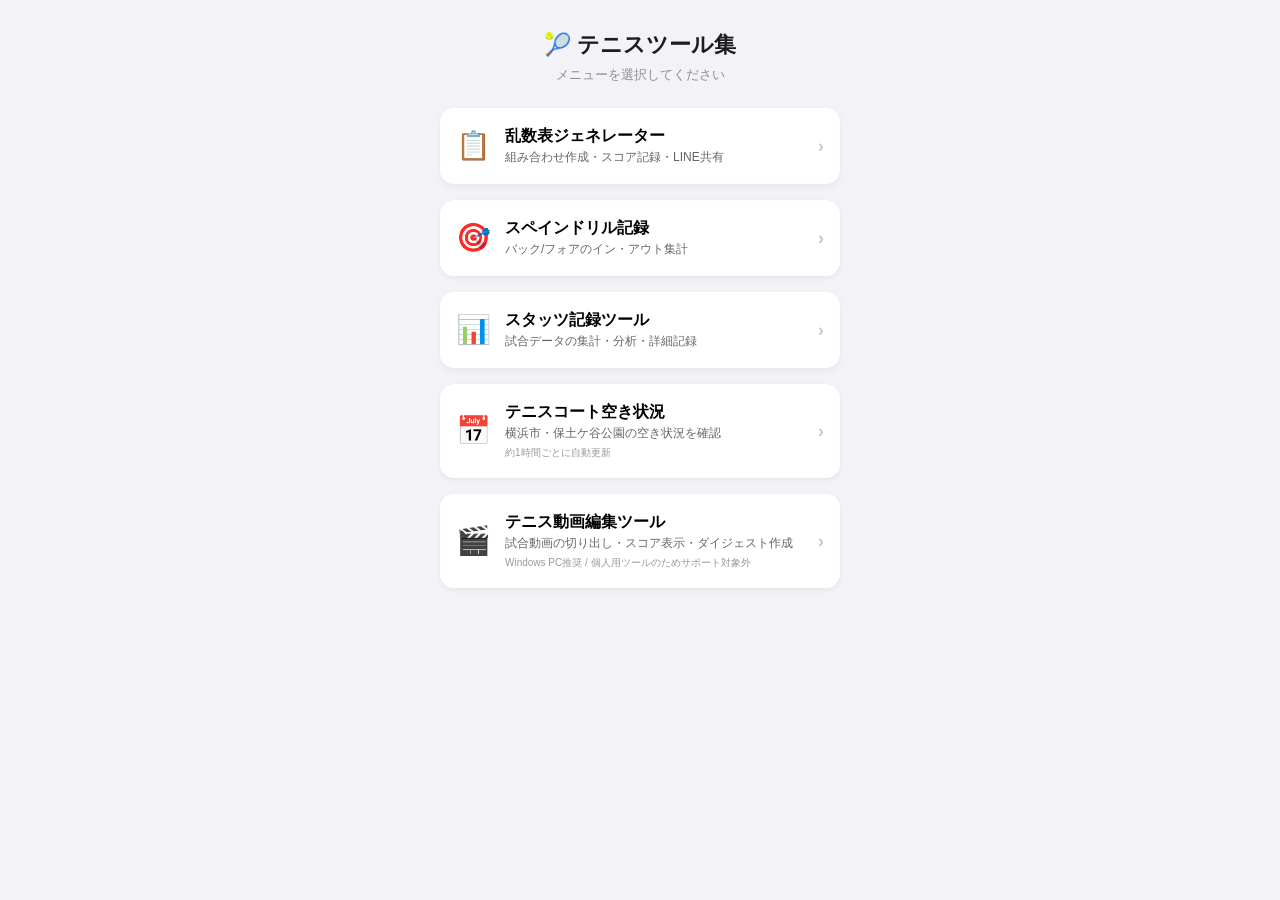
<file: index.html>
<!DOCTYPE html>
<html lang="ja">
<head>
  <meta name="robots" content="noindex">
  <meta charset="UTF-8">
  <meta name="viewport" content="width=device-width, initial-scale=1.0, maximum-scale=1.0, user-scalable=no">
  <title>テニス ポータル</title>
  <style>
    body {
      font-family: -apple-system, BlinkMacSystemFont, "Segoe UI", Roboto, sans-serif;
      margin: 0;
      padding: 20px 16px;
      background-color: #f2f2f7;
      color: #1c1c1e;
      touch-action: manipulation;
    }

    .header {
      text-align: center;
      margin-bottom: 24px;
      margin-top: 10px;
    }
    .header h1 {
      font-size: 22px;
      margin: 0 0 6px 0;
    }
    .header p {
      font-size: 13px;
      color: #8e8e93;
      margin: 0;
    }

    .card-list {
      display: flex;
      flex-direction: column;
      gap: 16px;
      max-width: 400px;
      margin: 0 auto;
    }

    .app-card {
      background: white;
      border-radius: 14px;
      padding: 18px 16px;
      text-decoration: none;
      color: inherit;
      box-shadow: 0 2px 6px rgba(0,0,0,0.06);
      display: flex;
      align-items: center;
      justify-content: space-between;
      transition: transform 0.1s ease, background-color 0.1s ease;
    }

    .app-card:active {
      transform: scale(0.98);
      background-color: #f9f9fb;
    }

    .card-info {
      display: flex;
      align-items: center;
      gap: 14px;
    }

    .card-icon {
      font-size: 28px;
      line-height: 1;
    }

    .card-text {
      display: flex;
      flex-direction: column;
    }

    .card-title {
      font-size: 16px;
      font-weight: bold;
      color: #000;
      margin-bottom: 2px;
    }

    .card-desc {
      font-size: 12px;
      color: #666;
    }

    .card-note {
      font-size: 10px;
      color: #999;
      margin-top: 4px;
      line-height: 1.4;
    }

    .chevron {
      color: #c7c7cc;
      font-size: 18px;
      font-weight: bold;
    }
  </style>
</head>

<body>

  <div class="header">
    <h1>🎾 テニスツール集</h1>
    <p>メニューを選択してください</p>
  </div>

  <div class="card-list">
    <a href="ransu.html" class="app-card">
      <div class="card-info">
        <span class="card-icon">📋</span>
        <div class="card-text">
          <span class="card-title">乱数表ジェネレーター</span>
          <span class="card-desc">組み合わせ作成・スコア記録・LINE共有</span>
        </div>
      </div>
      <span class="chevron">›</span>
    </a>

    <a href="spain-drill.html" class="app-card">
      <div class="card-info">
        <span class="card-icon">🎯</span>
        <div class="card-text">
          <span class="card-title">スペインドリル記録</span>
          <span class="card-desc">バック/フォアのイン・アウト集計</span>
        </div>
      </div>
      <span class="chevron">›</span>
    </a>

    <a href="stats.html" class="app-card">
      <div class="card-info">
        <span class="card-icon">📊</span>
        <div class="card-text">
          <span class="card-title">スタッツ記録ツール</span>
          <span class="card-desc">試合データの集計・分析・詳細記録</span>
        </div>
      </div>
      <span class="chevron">›</span>
    </a>

    <a href="availability.html" class="app-card">
      <div class="card-info">
        <span class="card-icon">📅</span>
        <div class="card-text">
          <span class="card-title">テニスコート空き状況</span>
          <span class="card-desc">横浜市・保土ケ谷公園の空き状況を確認</span>
          <span class="card-note">約1時間ごとに自動更新</span>
        </div>
      </div>
      <span class="chevron">›</span>
    </a>

    <a href="tennis_app.html" class="app-card">
      <div class="card-info">
        <span class="card-icon">🎬</span>
        <div class="card-text">
          <span class="card-title">テニス動画編集ツール</span>
          <span class="card-desc">試合動画の切り出し・スコア表示・ダイジェスト作成</span>
          <span class="card-note">Windows PC推奨 / 個人用ツールのためサポート対象外</span>
        </div>
      </div>
      <span class="chevron">›</span>
    </a>
  </div>

</body>
</html>
</file>
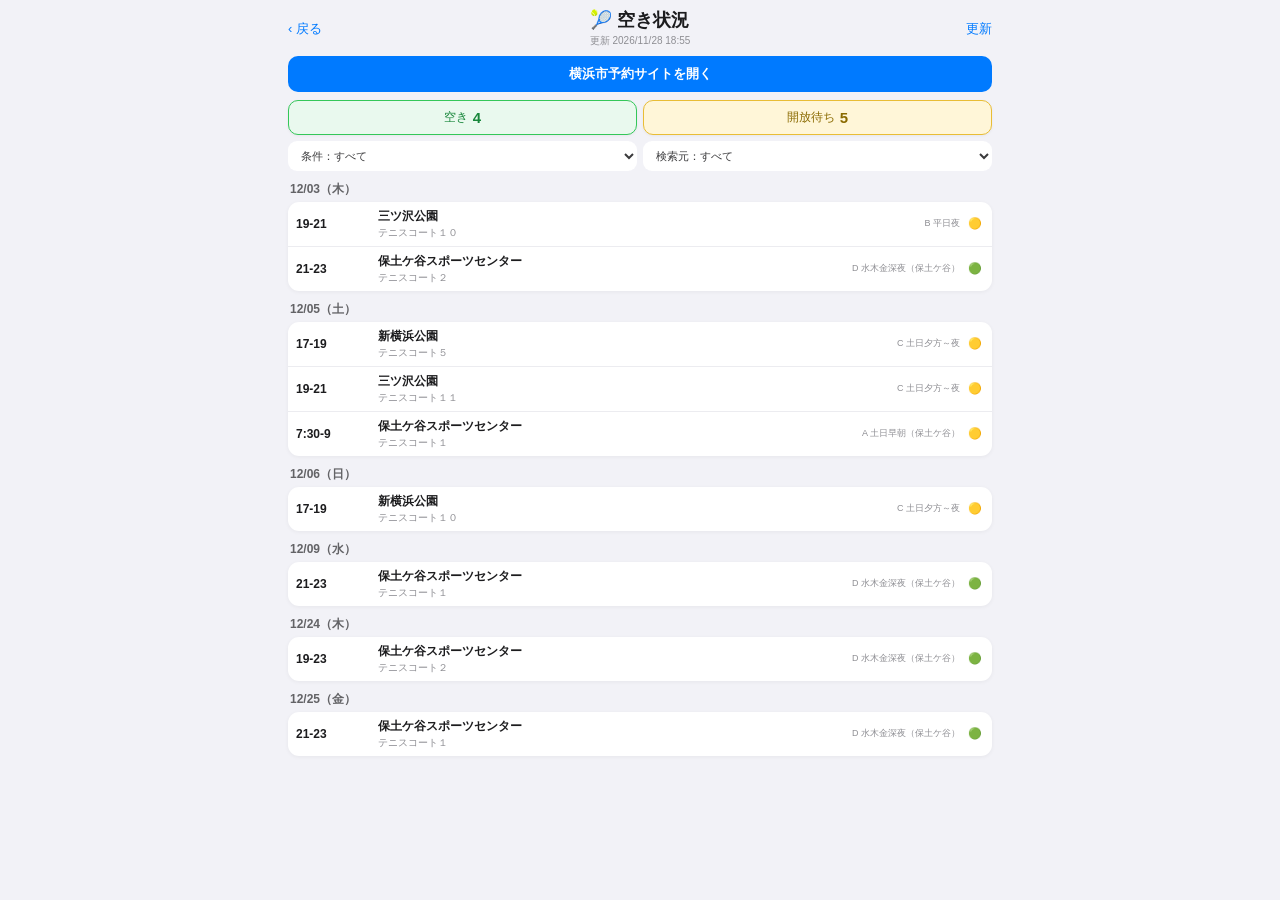
<file: availability.html>
<!DOCTYPE html>
<html lang="ja">
<head>
  <meta name="robots" content="noindex">
  <meta charset="UTF-8">
  <meta
    name="viewport"
    content="width=device-width, initial-scale=1.0, maximum-scale=1.0, user-scalable=no"
  >
  <title>テニスコート空き状況</title>

  <link rel="stylesheet" href="availability.css?v=4">
</head>

<body>
  <main class="page">

    <header class="topbar">
      <a href="index.html" class="back">‹ 戻る</a>

      <div class="title-block">
        <h1>🎾 空き状況</h1>
        <p id="updatedAt">読み込み中...</p>
      </div>

      <button
        id="reloadButton"
        class="reload"
        type="button"
      >
        更新
      </button>
    </header>


    <a
      class="booking-button"
      href="https://www.shisetsu.city.yokohama.lg.jp/user/Home"
      target="_blank"
      rel="noopener noreferrer"
    >
      横浜市予約サイトを開く
    </a>


    <!--
      空き / 開放待ちは独立したON/OFFボタン
      初期状態は両方ON
    -->
    <section class="status-tabs">

      <button
        class="status-tab available active"
        data-status="available"
        type="button"
      >
        <span>空き</span>
        <strong id="availableCount">-</strong>
      </button>

      <button
        class="status-tab waiting active"
        data-status="waiting"
        type="button"
      >
        <span>開放待ち</span>
        <strong id="waitingCount">-</strong>
      </button>

    </section>


    <section class="filters">

      <select
        id="conditionFilter"
        aria-label="条件"
      >
        <option value="all">
          条件：すべて
        </option>
      </select>


      <select
        id="sourceFilter"
        aria-label="検索元"
      >
        <option value="all">
          検索元：すべて
        </option>

        <option value="yokohama">
          横浜市
        </option>

        <option value="e-kanagawa">
          保土ケ谷公園
        </option>
      </select>

    </section>


    <div
      id="warningBox"
      class="warning hidden"
    ></div>


    <div id="results"></div>


    <div
      id="emptyState"
      class="empty hidden"
    >
      該当する空き枠はありません。
    </div>

  </main>

<script src="availability.js?v=5" defer></script>

</body>
</html>
</file>
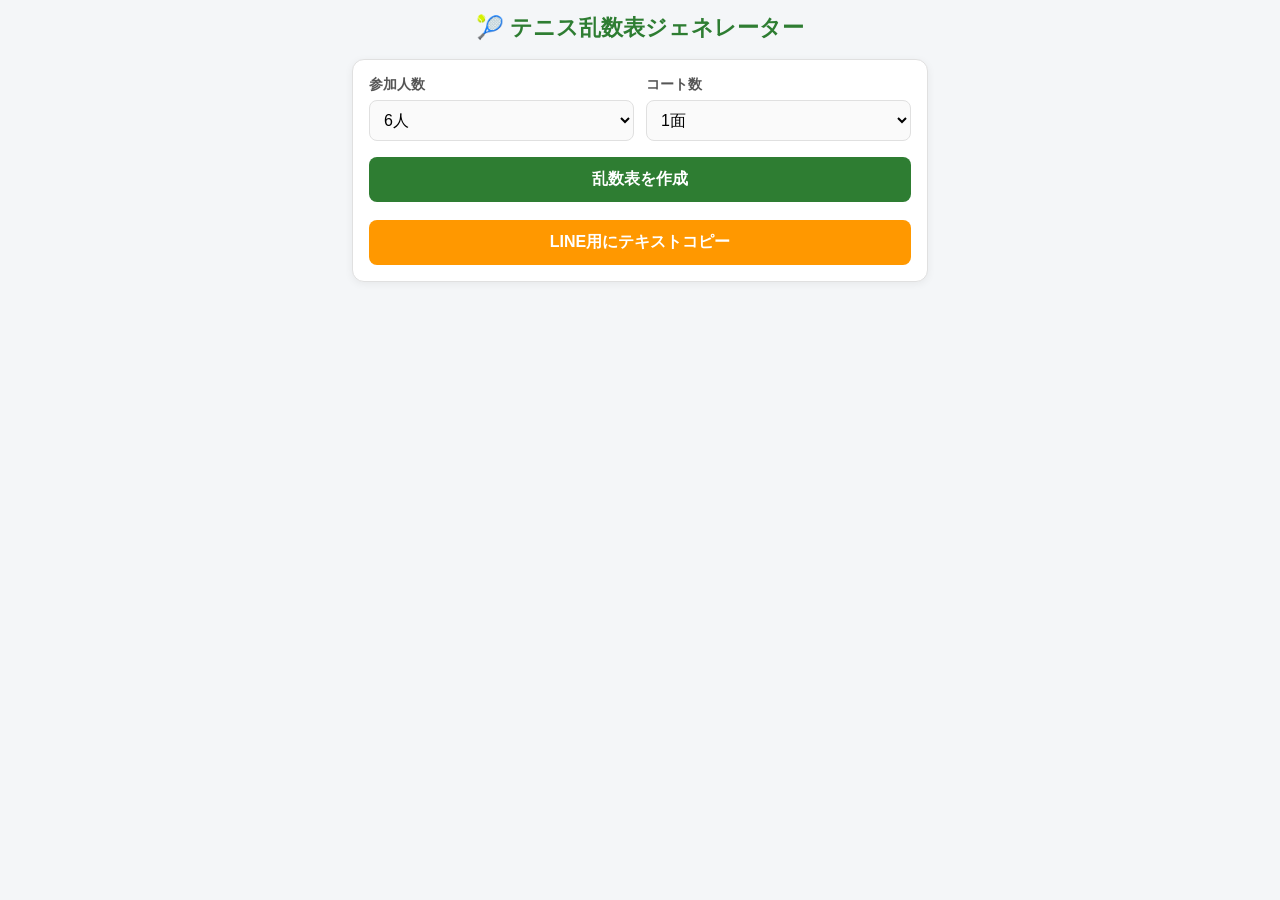
<file: ransu.html>
<!DOCTYPE html>
<html lang="ja">
<head>
	<meta name="robots" content="noindex">
  <meta charset="UTF-8">
  <meta name="viewport" content="width=device-width, initial-scale=1.0">
  <title>テニスダブルス乱数表ジェネレーター</title>
  <style>
    :root {
      --primary-color: #2e7d32;
      --primary-hover: #1b5e20;
      --bg-color: #f4f6f8;
      --card-bg: #ffffff;
      --text-color: #333333;
      --accent-color: #e65100;
      --border-color: #e0e0e0;
      --selected-border: #4caf50;
      --selected-bg: #f1f8e9;
    }

    * {
      box-sizing: border-box;
      margin: 0;
      padding: 0;
      font-family: -apple-system, BlinkMacSystemFont, "Segoe UI", Roboto, "Helvetica Neue", Arial, sans-serif;
      user-select: none;
    }

    body {
      background-color: var(--bg-color);
      color: var(--text-color);
      padding: 12px;
      max-width: 600px;
      margin: 0 auto;
      padding-bottom: 40px;
    }

    h1 {
      text-align: center;
      font-size: 1.4rem;
      margin-bottom: 16px;
      color: var(--primary-color);
      display: flex;
      align-items: center;
      justify-content: center;
      gap: 8px;
    }

    .card {
      background: var(--card-bg);
      border-radius: 12px;
      padding: 16px;
      margin-bottom: 16px;
      box-shadow: 0 2px 8px rgba(0,0,0,0.06);
      border: 1px solid var(--border-color);
    }

    .setting-group {
      display: grid;
      grid-template-columns: 1fr 1fr;
      gap: 12px;
      margin-bottom: 16px;
    }

    label {
      font-size: 0.85rem;
      font-weight: bold;
      color: #555;
      display: block;
      margin-bottom: 6px;
    }

    select {
      width: 100%;
      padding: 10px;
      border: 1px solid var(--border-color);
      border-radius: 8px;
      font-size: 1rem;
      background-color: #fafafa;
    }

    .btn-group {
      display: flex;
      flex-direction: column;
      gap: 10px;
    }

    button {
      width: 100%;
      padding: 12px;
      border: none;
      border-radius: 8px;
      font-size: 1rem;
      font-weight: bold;
      cursor: pointer;
      transition: background-color 0.2s, transform 0.1s;
    }

    button:active {
      transform: scale(0.98);
    }

    .btn-primary {
      background-color: var(--primary-color);
      color: white;
    }

    .btn-primary:hover {
      background-color: var(--primary-hover);
    }

    .btn-secondary {
      background-color: #0288d1;
      color: white;
    }

    .btn-secondary:hover {
      background-color: #01579b;
    }

    .btn-copy {
      background-color: #ff9800;
      color: white;
      margin-top: 8px;
    }

    .match-card {
      background: var(--card-bg);
      border-radius: 12px;
      padding: 14px;
      margin-bottom: 12px;
      border-left: 5px solid var(--primary-color);
      border-right: 2px solid transparent;
      border-top: 2px solid transparent;
      border-bottom: 2px solid transparent;
      box-shadow: 0 2px 6px rgba(0,0,0,0.04);
      cursor: pointer;
      transition: all 0.2s ease;
      touch-action: manipulation;
    }

    .match-card.selected {
      background-color: var(--selected-bg);
      border-color: var(--selected-border);
      border-left-width: 6px;
      box-shadow: 0 4px 12px rgba(76, 175, 80, 0.25);
    }

    .match-header {
      font-weight: bold;
      font-size: 1.05rem;
      margin-bottom: 8px;
      color: var(--primary-color);
      display: flex;
      justify-content: space-between;
      align-items: center;
      border-bottom: 1px solid #f0f0f0;
      padding-bottom: 4px;
    }

    .match-hint {
      font-size: 0.72rem;
      color: #888;
      font-weight: normal;
    }

    .court-container {
      display: flex;
      flex-direction: column;
      gap: 8px;
      margin-bottom: 8px;
    }

    .court-box {
      background-color: #f9fbe7;
      border: 1px solid #c0ca33;
      border-radius: 6px;
      padding: 8px 12px;
      font-size: 0.95rem;
      display: flex;
      justify-content: space-between;
      align-items: center;
    }

    .court-info {
      display: flex;
      align-items: center;
      flex-wrap: wrap;
      gap: 4px;
    }

    .court-name {
      font-weight: bold;
      color: #33691e;
      margin-right: 4px;
    }

    .vs-text {
      color: #d32f2f;
      font-weight: bold;
      margin: 0 4px;
    }

    .player-tag {
      display: inline-block;
      background: #e8f5e9;
      padding: 2px 6px;
      border-radius: 4px;
      font-weight: 500;
    }

    .score-badge {
      background: #333;
      color: #fff;
      font-weight: bold;
      padding: 2px 8px;
      border-radius: 12px;
      font-size: 0.85rem;
    }

    .rest-box {
      background-color: #fff3e0;
      border: 1px solid #ffe0b2;
      border-radius: 6px;
      padding: 6px 12px;
      font-size: 0.88rem;
      color: var(--accent-color);
      font-weight: bold;
    }

    .modal-overlay {
      position: fixed;
      top: 0; left: 0; width: 100%; height: 100%;
      background: rgba(0,0,0,0.5);
      display: none;
      justify-content: center;
      align-items: center;
      z-index: 2000;
    }

    .modal-content {
      background: white;
      border-radius: 12px;
      padding: 20px;
      width: 90%;
      max-width: 400px;
      box-shadow: 0 4px 20px rgba(0,0,0,0.15);
    }

    .modal-title {
      font-weight: bold;
      font-size: 1.1rem;
      margin-bottom: 12px;
      color: var(--primary-color);
    }

    .score-input-group {
      display: flex;
      flex-direction: column;
      gap: 12px;
      margin-bottom: 16px;
    }

    .score-row {
      display: flex;
      align-items: center;
      justify-content: space-between;
      background: #f5f5f5;
      padding: 8px 12px;
      border-radius: 8px;
    }

    .score-inputs {
      display: flex;
      align-items: center;
      gap: 6px;
    }

    .score-inputs input {
      width: 45px;
      height: 38px;
      text-align: center;
      font-size: 1.1rem;
      border: 1px solid var(--border-color);
      border-radius: 6px;
    }

    .modal-actions {
      display: flex;
      gap: 10px;
    }

    .toast {
      position: fixed;
      bottom: 20px;
      left: 50%;
      transform: translateX(-50%);
      background: rgba(0,0,0,0.8);
      color: white;
      padding: 10px 20px;
      border-radius: 20px;
      font-size: 0.9rem;
      display: none;
      z-index: 3000;
    }
  </style>
</head>
<body>

  <h1>🎾 テニス乱数表ジェネレーター</h1>

  <div class="card">
    <div class="setting-group">
      <div>
        <label for="playerCount">参加人数</label>
        <select id="playerCount" onchange="autoAdjustCourt()">
          <option value="5">5人</option>
          <option value="6" selected>6人</option>
          <option value="7">7人</option>
          <option value="8">8人</option>
          <option value="9">9人</option>
          <option value="10">10人</option>
          <option value="11">11人</option>
          <option value="12">12人</option>
        </select>
      </div>
      <div>
        <label for="courtCount">コート数</label>
        <select id="courtCount">
          <option value="1">1面</option>
          <option value="2">2面</option>
        </select>
      </div>
    </div>

    <div class="btn-group">
      <button class="btn-primary" onclick="generateNewSchedule()">乱数表を作成</button>
      <button id="btnCopy" class="btn-copy" onclick="copyToClipboard()" disabled>LINE用にテキストコピー</button>
    </div>
  </div>

  <div id="matchesContainer"></div>

  <!-- スコア入力Modal -->
  <div id="scoreModal" class="modal-overlay">
    <div class="modal-content">
      <div id="modalTitle" class="modal-title">スコア入力</div>
      <div id="modalScoreInputs" class="score-input-group"></div>
      <div class="modal-actions">
        <button class="btn-secondary" onclick="saveScores()">保存</button>
        <button style="background:#e0e0e0; color:#333;" onclick="closeScoreModal()">キャンセル</button>
      </div>
    </div>
  </div>

  <div id="toast" class="toast">クリップボードにコピーしました！</div>

  <script>
	// 5人1面：黄金固定テーブル
const GOLDEN_TABLE_5P = [
      { pair1: [1, 2], pair2: [3, 4], rest: [5] },
      { pair1: [1, 3], pair2: [2, 5], rest: [4] },
      { pair1: [2, 3], pair2: [4, 5], rest: [1] },
      { pair1: [1, 4], pair2: [3, 5], rest: [2] },
      { pair1: [1, 5], pair2: [2, 4], rest: [3] },
      { pair1: [1, 3], pair2: [2, 4], rest: [5] },
      { pair1: [1, 2], pair2: [3, 5], rest: [4] },
      { pair1: [2, 4], pair2: [3, 5], rest: [1] },
      { pair1: [1, 3], pair2: [4, 5], rest: [2] },
      { pair1: [1, 4], pair2: [2, 5], rest: [3] },
      { pair1: [1, 4], pair2: [2, 3], rest: [5] },
      { pair1: [1, 5], pair2: [2, 3], rest: [4] },
      { pair1: [2, 5], pair2: [3, 4], rest: [1] },
      { pair1: [1, 5], pair2: [3, 4], rest: [2] },
      { pair1: [1, 2], pair2: [4, 5], rest: [3] }
    ];

    // 6人1面：固定30試合テーブル（休みは自動算出）
    const GOLDEN_TABLE_6P = [
      { pair1: [1, 2], pair2: [3, 4], rest: [5, 6] },
      { pair1: [5, 6], pair2: [1, 3], rest: [2, 4] },
      { pair1: [2, 5], pair2: [4, 6], rest: [1, 3] },
      { pair1: [1, 5], pair2: [3, 2], rest: [4, 6] },
      { pair1: [4, 2], pair2: [6, 3], rest: [1, 5] },
      { pair1: [1, 6], pair2: [5, 4], rest: [2, 3] },
      { pair1: [3, 5], pair2: [1, 4], rest: [2, 6] },
      { pair1: [2, 6], pair2: [1, 3], rest: [4, 5] },
      { pair1: [4, 2], pair2: [5, 6], rest: [1, 3] },
      { pair1: [3, 2], pair2: [4, 5], rest: [1, 6] },
      { pair1: [1, 6], pair2: [3, 4], rest: [2, 5] },
      { pair1: [2, 6], pair2: [5, 1], rest: [3, 4] },
      { pair1: [4, 1], pair2: [2, 5], rest: [3, 6] },
      { pair1: [3, 6], pair2: [1, 2], rest: [4, 5] },
      { pair1: [4, 6], pair2: [5, 3], rest: [1, 2] },
      { pair1: [1, 3], pair2: [4, 5], rest: [2, 6] },
      { pair1: [2, 6], pair2: [1, 4], rest: [3, 5] },
      { pair1: [3, 6], pair2: [5, 2], rest: [1, 4] },
      { pair1: [1, 5], pair2: [4, 2], rest: [3, 6] },
      { pair1: [3, 4], pair2: [6, 1], rest: [2, 5] },
      { pair1: [2, 3], pair2: [5, 6], rest: [1, 4] },
      { pair1: [1, 2], pair2: [3, 5], rest: [4, 6] },
      { pair1: [4, 6], pair2: [1, 2], rest: [3, 5] },
      { pair1: [3, 6], pair2: [5, 4], rest: [1, 2] },
      { pair1: [1, 4], pair2: [2, 5], rest: [3, 6] },
      { pair1: [3, 1], pair2: [6, 2], rest: [4, 5] },
      { pair1: [4, 6], pair2: [5, 3], rest: [1, 2] },
      { pair1: [1, 5], pair2: [2, 3], rest: [4, 6] },
      { pair1: [4, 2], pair2: [6, 1], rest: [3, 5] },
      { pair1: [3, 4], pair2: [5, 6], rest: [1, 2] }
    ];

    let baseMatches = [];
    let selectedIndex = null;
    let lastTapTime = 0;
    let lastTapMatchIdx = null;

    const MAX_BASE_MATCHES = 15;

    function autoAdjustCourt() {
      const pCount = parseInt(document.getElementById('playerCount').value, 10);
      const courtSelect = document.getElementById('courtCount');
      if (pCount >= 8) {
        courtSelect.value = '2';
      } else {
        courtSelect.value = '1';
      }
    }

    function generateNewSchedule() {
      const pCount = parseInt(document.getElementById('playerCount').value, 10);
      const cCount = parseInt(document.getElementById('courtCount').value, 10);

      if (cCount === 1 && pCount === 5) {
        loadFixedTable(GOLDEN_TABLE_5P);
      } else if (cCount === 1 && pCount === 6) {
        loadFixedTable(GOLDEN_TABLE_6P);
      } else {
        generateCalculatedSchedule(pCount, cCount);
      }

      document.getElementById('btnCopy').disabled = false;
      renderUI();
    }

    function loadFixedTable(tableData) {
      baseMatches = tableData.map((m) => ({
        courts: [{ pair1: [...m.pair1], pair2: [...m.pair2], score1: '', score2: '' }],
        rests: [...m.rest]
      }));
    }

    function generateCalculatedSchedule(numPlayers, numCourts) {
      const activePerMatch = numCourts * 4;

      if (numPlayers < activePerMatch) {
        alert(`コート${numCourts}面（${activePerMatch}人必要）に対して人数（${numPlayers}人）が不足しています。`);
        return;
      }

      let playCounts = Array(numPlayers + 1).fill(0);
      let pairCounts = {};
      let prevPlaying = new Set();
      baseMatches = [];

      function getPairKey(a, b) {
        return a < b ? `${a}-${b}` : `${b}-${a}`;
      }

      for (let m = 0; m < MAX_BASE_MATCHES; m++) {
        let players = Array.from({ length: numPlayers }, (_, i) => i + 1);

        players.sort((a, b) => {
          if (playCounts[a] !== playCounts[b]) return playCounts[a] - playCounts[b];
          let aPrev = prevPlaying.has(a) ? 1 : 0;
          let bPrev = prevPlaying.has(b) ? 1 : 0;
          if (aPrev !== bPrev) return aPrev - bPrev;
          return Math.random() - 0.5;
        });

        let selected = players.slice(0, activePerMatch);
        let currentRests = players.slice(activePerMatch).sort((a, b) => a - b);

        let matchCourts = [];

        for (let c = 0; c < numCourts; c++) {
          let bestCombination = null;
          let minScore = Infinity;

          let p = selected.slice(c * 4, c * 4 + 4);
          let combos = [
            { p1: [p[0], p[1]], p2: [p[2], p[3]] },
            { p1: [p[0], p[2]], p2: [p[1], p[3]] },
            { p1: [p[0], p[3]], p2: [p[1], p[2]] }
          ];

          combos.forEach((cb) => {
            let k1 = getPairKey(cb.p1[0], cb.p1[1]);
            let k2 = getPairKey(cb.p2[0], cb.p2[1]);
            let score = (pairCounts[k1] || 0) + (pairCounts[k2] || 0);
            if (score < minScore) {
              minScore = score;
              bestCombination = cb;
            }
          });

          let k1 = getPairKey(bestCombination.p1[0], bestCombination.p1[1]);
          let k2 = getPairKey(bestCombination.p2[0], bestCombination.p2[1]);
          pairCounts[k1] = (pairCounts[k1] || 0) + 1;
          pairCounts[k2] = (pairCounts[k2] || 0) + 1;

          matchCourts.push({
            pair1: bestCombination.p1,
            pair2: bestCombination.p2,
            score1: '',
            score2: ''
          });
        }

        selected.forEach((p) => playCounts[p]++);
        prevPlaying = new Set(selected);

        baseMatches.push({
          courts: matchCourts,
          rests: currentRests
        });
      }
    }

    function renderUI() {
      const container = document.getElementById('matchesContainer');
      container.innerHTML = '';

      baseMatches.forEach((match, idx) => {
        const card = document.createElement('div');
        card.className = `match-card ${selectedIndex === idx ? 'selected' : ''}`;

        card.addEventListener('click', () => handleMatchCardClick(idx));

        let html = `<div class="match-header">
                      <span>第 ${idx + 1} 試合</span>
                      <span class="match-hint">ダブルタップでスコア</span>
                    </div>`;

        html += `<div class="court-container">`;
        match.courts.forEach((c, cIdx) => {
          let scoreText = '';
          if (c.score1 !== undefined && c.score2 !== undefined && c.score1 !== '' && c.score2 !== '') {
            scoreText = `<span class="score-badge">${c.score1} - ${c.score2}</span>`;
          }

          let courtLabel = match.courts.length > 1 ? `面${cIdx + 1}:` : 'コート:';

          html += `<div class="court-box">
                    <div class="court-info">
                      <span class="court-name">${courtLabel}</span>
                      <span class="player-tag">${c.pair1[0]}・${c.pair1[1]}</span>
                      <span class="vs-text">vs</span>
                      <span class="player-tag">${c.pair2[0]}・${c.pair2[1]}</span>
                    </div>
                    ${scoreText}
                   </div>`;
        });
        html += `</div>`;

        if (match.rests.length > 0) {
          html += `<div class="rest-box">休: ${match.rests.join(', ')}</div>`;
        }

        card.innerHTML = html;
        container.appendChild(card);
      });
    }

    function handleMatchCardClick(idx) {
      const currentTime = new Date().getTime();
      const tapLength = currentTime - lastTapTime;

      selectedIndex = (selectedIndex === idx) ? null : idx;
      renderUI();

      if (lastTapMatchIdx === idx && tapLength < 300 && tapLength > 0) {
        openScoreModal(idx);
      }

      lastTapTime = currentTime;
      lastTapMatchIdx = idx;
    }

    let activeModalMatchIdx = null;

    function openScoreModal(idx) {
      activeModalMatchIdx = idx;
      const match = baseMatches[idx];
      document.getElementById('modalTitle').textContent = `第 ${idx + 1} 試合 スコア入力`;

      const inputsContainer = document.getElementById('modalScoreInputs');
      inputsContainer.innerHTML = '';

      match.courts.forEach((c, cIdx) => {
        const row = document.createElement('div');
        row.className = 'score-row';
        let labelText = match.courts.length > 1 ? `コート ${cIdx + 1}` : 'コート';
        row.innerHTML = `
          <span style="font-weight:bold; font-size:0.85rem;">${labelText}</span>
          <div class="score-inputs">
            <span style="font-size:0.85rem;">${c.pair1[0]}・${c.pair1[1]}</span>
            <input type="number" id="score_1_${cIdx}" value="${c.score1 !== undefined ? c.score1 : ''}" min="0" max="99">
            <span>-</span>
            <input type="number" id="score_2_${cIdx}" value="${c.score2 !== undefined ? c.score2 : ''}" min="0" max="99">
            <span style="font-size:0.85rem;">${c.pair2[0]}・${c.pair2[1]}</span>
          </div>
        `;
        inputsContainer.appendChild(row);
      });

      document.getElementById('scoreModal').style.display = 'flex';
    }

    function closeScoreModal() {
      document.getElementById('scoreModal').style.display = 'none';
      activeModalMatchIdx = null;
    }

    function saveScores() {
      if (activeModalMatchIdx === null) return;

      const match = baseMatches[activeModalMatchIdx];
      match.courts.forEach((c, cIdx) => {
        const s1 = document.getElementById(`score_1_${cIdx}`).value;
        const s2 = document.getElementById(`score_2_${cIdx}`).value;
        c.score1 = s1;
        c.score2 = s2;
      });

      closeScoreModal();
      renderUI();
    }

    function copyToClipboard() {
      let text = `🎾【テニス乱数表】\n\n`;

      baseMatches.forEach((match, idx) => {
        text += `■ 第${idx + 1}試合\n`;
        match.courts.forEach((c, cIdx) => {
          let courtPrefix = match.courts.length > 1 ? `[面${cIdx + 1}] ` : '';
          let scoreStr = '';
          if (c.score1 !== undefined && c.score2 !== undefined && c.score1 !== '' && c.score2 !== '') {
            scoreStr = ` [${c.score1}-${c.score2}]`;
          }
          text += `${courtPrefix}${c.pair1[0]}・${c.pair1[1]} vs ${c.pair2[0]}・${c.pair2[1]}${scoreStr}\n`;
        });
        if (match.rests.length > 0) {
          text += ` 休: ${match.rests.join(', ')}\n`;
        }
        text += `\n`;
      });

      navigator.clipboard.writeText(text.trim()).then(() => {
        showToast();
      }).catch(err => {
        console.error('Copy failed', err);
      });
    }

    function showToast() {
      const toast = document.getElementById('toast');
      toast.style.display = 'block';
      setTimeout(() => {
        toast.style.display = 'none';
      }, 2000);
    }
  </script>
</body>
</html>
</file>
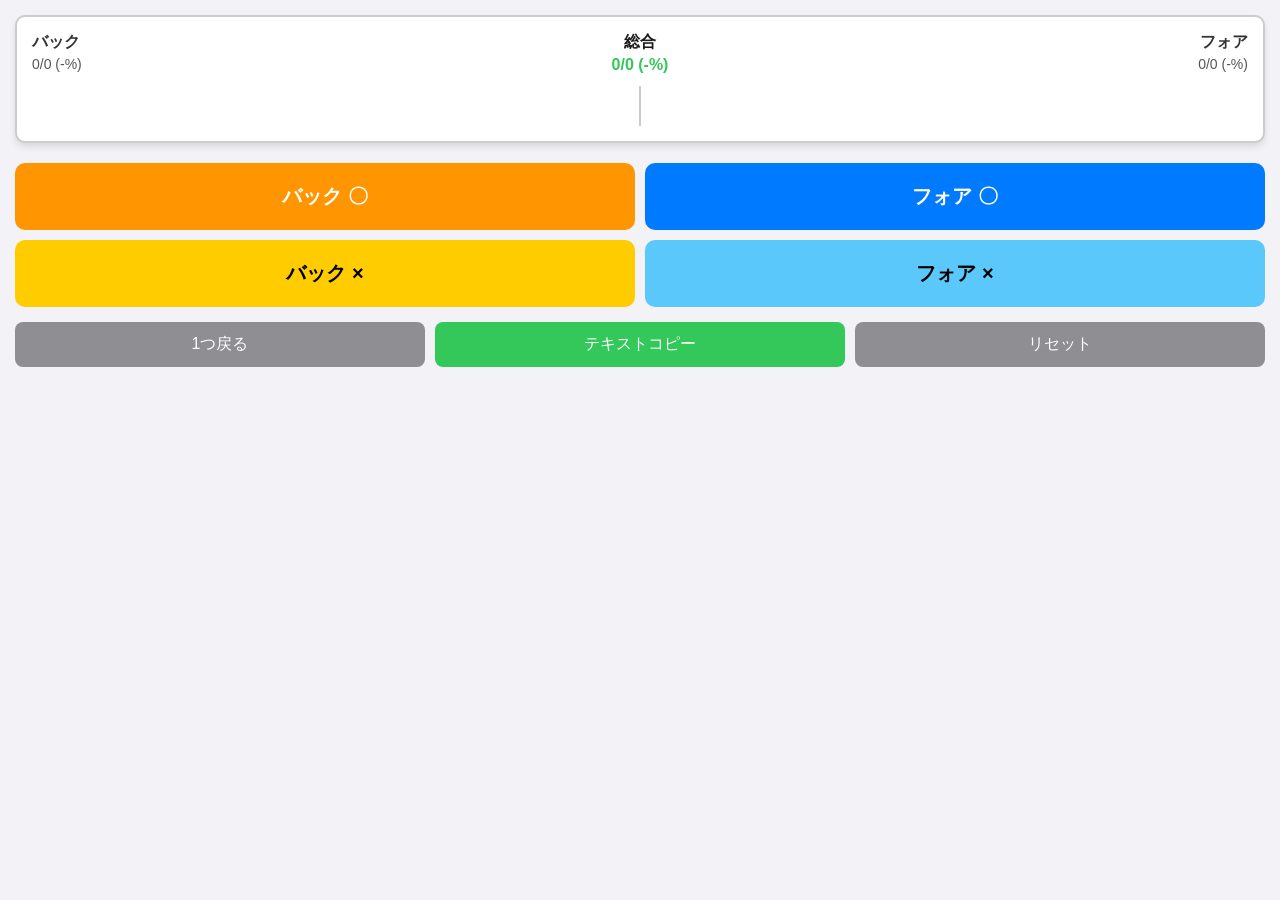
<file: spain-drill.html>
<!DOCTYPE html>
<html lang="ja">
<head>
  <meta name="robots" content="noindex">
  <meta charset="UTF-8">
  <meta name="viewport" content="width=device-width, initial-scale=1.0, maximum-scale=1.0, user-scalable=no">
  <title>テニス イン/アウト記録 (総合スコア付き)</title>
  <style>
    body {
      font-family: -apple-system, BlinkMacSystemFont, "Segoe UI", Roboto, Helvetica, Arial, sans-serif;
      text-align: center; margin: 0; padding: 15px; background-color: #f2f2f7; touch-action: manipulation;
    }
    
    /* 結果表示エリア */
    #result-board {
      background: white; border-radius: 10px; padding: 15px; margin-bottom: 20px;
      box-shadow: 0 4px 6px rgba(0,0,0,0.1); border: 2px solid #ccc;
    }
    
    /* ヘッダー部分 */
    .board-header { 
      display: flex; justify-content: space-between; align-items: flex-start;
      font-weight: bold; font-size: 16px; margin-bottom: 12px; color: #333; 
    }
    .col { flex: 1; text-align: left; }
    .col-center { flex: 1; text-align: center; color: #1c1c1e; }
    .col-right { flex: 1; text-align: right; }
    
    /* スコアのスタイル */
    .stats { font-size: 14px; color: #555; font-weight: normal; margin-top: 3px; }
    .total-stats { font-size: 16px; font-weight: bold; color: #34C759; }
    
    .board-content { display: flex; justify-content: space-between; font-size: 24px; letter-spacing: 2px; word-break: break-all; min-height: 40px; }
    .divider { width: 2px; background: #ccc; margin: 0 10px; flex-shrink: 0; }
    
    /* 〇と×の色分け */
    .mark-in { color: #34C759; }
    .mark-out { color: #FF3B30; }

    /* 操作ボタン (バック | フォア) */
    .controls { display: grid; grid-template-columns: 1fr 1fr; gap: 10px; margin-bottom: 15px; }
    .btn { 
      padding: 20px 0; font-size: 20px; font-weight: bold; color: white;
      border: none; border-radius: 10px; cursor: pointer;
    }
    .btn-back-in { background-color: #FF9500; }
    .btn-back-out { background-color: #FFcc00; color: #000; }
    .btn-fore-in { background-color: #007AFF; }
    .btn-fore-out { background-color: #5ac8fa; color: #000; }
    .btn:active { opacity: 0.7; }

    /* サブボタン */
    .sub-controls { display: flex; gap: 10px; }
    .btn-sub { flex: 1; padding: 12px; font-size: 16px; border-radius: 8px; border: none; cursor: pointer; background: #8E8E93; color: white; }
    .btn-copy { background: #34C759; }
  </style>
</head>
<body>

  <div id="result-board">
    <div class="board-header">
      <div class="col">
        バック
        <div id="back-stats" class="stats">0/0 (-%)</div>
      </div>
      <div class="col-center">
        総合
        <div id="total-stats" class="stats total-stats">0/0 (-%)</div>
      </div>
      <div class="col-right">
        フォア
        <div id="fore-stats" class="stats">0/0 (-%)</div>
      </div>
    </div>
    <div class="board-content">
      <div class="col" id="back-history"></div>
      <div class="divider"></div>
      <div class="col-right" id="fore-history"></div>
    </div>
  </div>

  <!-- ボタンの並び順：「バック | フォア」 -->
  <div class="controls">
    <button class="btn btn-back-in" onclick="addMark('back', '〇')">バック 〇</button>
    <button class="btn btn-fore-in" onclick="addMark('fore', '〇')">フォア 〇</button>
    
    <button class="btn btn-back-out" onclick="addMark('back', '×')">バック ×</button>
    <button class="btn btn-fore-out" onclick="addMark('fore', '×')">フォア ×</button>
  </div>

  <div class="sub-controls">
    <button class="btn-sub" onclick="undo()">1つ戻る</button>
    <button class="btn-sub btn-copy" onclick="copyText()">テキストコピー</button>
    <button class="btn-sub" onclick="resetAll()">リセット</button>
  </div>

  <script>
    let foreMarks = [];
    let backMarks = [];
    let lastAction = null;

    // バイブレーションを鳴らす共通関数（15ミリ秒のプチ感触）
    function triggerVibration(ms = 15) {
      if ("vibrate" in navigator) {
        navigator.vibrate(ms);
      }
    }

    function addMark(side, mark) {
      triggerVibration(15); // ボタン押し時にポコッと振動

      const htmlMark = mark === '〇' ? `<span class="mark-in">〇</span>` : `<span class="mark-out">×</span>`;
      if (side === 'fore') {
        foreMarks.push({ raw: mark, html: htmlMark });
        lastAction = 'fore';
      } else {
        backMarks.push({ raw: mark, html: htmlMark });
        lastAction = 'back';
      }
      updateDisplay();
    }

    function getStatsText(marks) {
      const total = marks.length;
      if (total === 0) return "0/0 (-%)";
      const inCount = marks.filter(m => m.raw === '〇').length;
      const percent = Math.round((inCount / total) * 100);
      return `${inCount}/${total} (${percent}%)`;
    }

    function getTotalStatsText() {
      const totalCount = foreMarks.length + backMarks.length;
      if (totalCount === 0) return "0/0 (-%)";
      
      const inCount = foreMarks.filter(m => m.raw === '〇').length + 
                      backMarks.filter(m => m.raw === '〇').length;
      const percent = Math.round((inCount / totalCount) * 100);
      return `${inCount}/${totalCount} (${percent}%)`;
    }

    function updateDisplay() {
      document.getElementById('fore-history').innerHTML = foreMarks.map(m => m.html).join('');
      document.getElementById('back-history').innerHTML = backMarks.map(m => m.html).join('');
      
      document.getElementById('fore-stats').innerText = getStatsText(foreMarks);
      document.getElementById('back-stats').innerText = getStatsText(backMarks);
      document.getElementById('total-stats').innerText = getTotalStatsText();
    }

    function undo() {
      triggerVibration(10);
      if (lastAction === 'fore' && foreMarks.length > 0) {
        foreMarks.pop();
        lastAction = null;
      } else if (lastAction === 'back' && backMarks.length > 0) {
        backMarks.pop();
        lastAction = null;
      }
      updateDisplay();
    }

    function resetAll() {
      triggerVibration(30);
      if(confirm('記録をすべて消去しますか？')) {
        foreMarks = []; backMarks = []; updateDisplay();
      }
    }

    function copyText() {
      triggerVibration(15);
      const fStr = foreMarks.map(m => m.raw).join('');
      const bStr = backMarks.map(m => m.raw).join('');
      
      const fStats = getStatsText(foreMarks);
      const bStats = getStatsText(backMarks);
      const tStats = getTotalStatsText();
      
      const textToCopy = `【総合】 ${tStats}\nバック ${bStats} | フォア ${fStats}\n${bStr}｜${fStr}`;
      
      navigator.clipboard.writeText(textToCopy).then(() => {
        alert("クリップボードにコピーしました！\n\n" + textToCopy);
      }).catch(err => {
        alert("コピーに失敗しました。");
      });
    }
  </script>
</body>
</html>
</file>
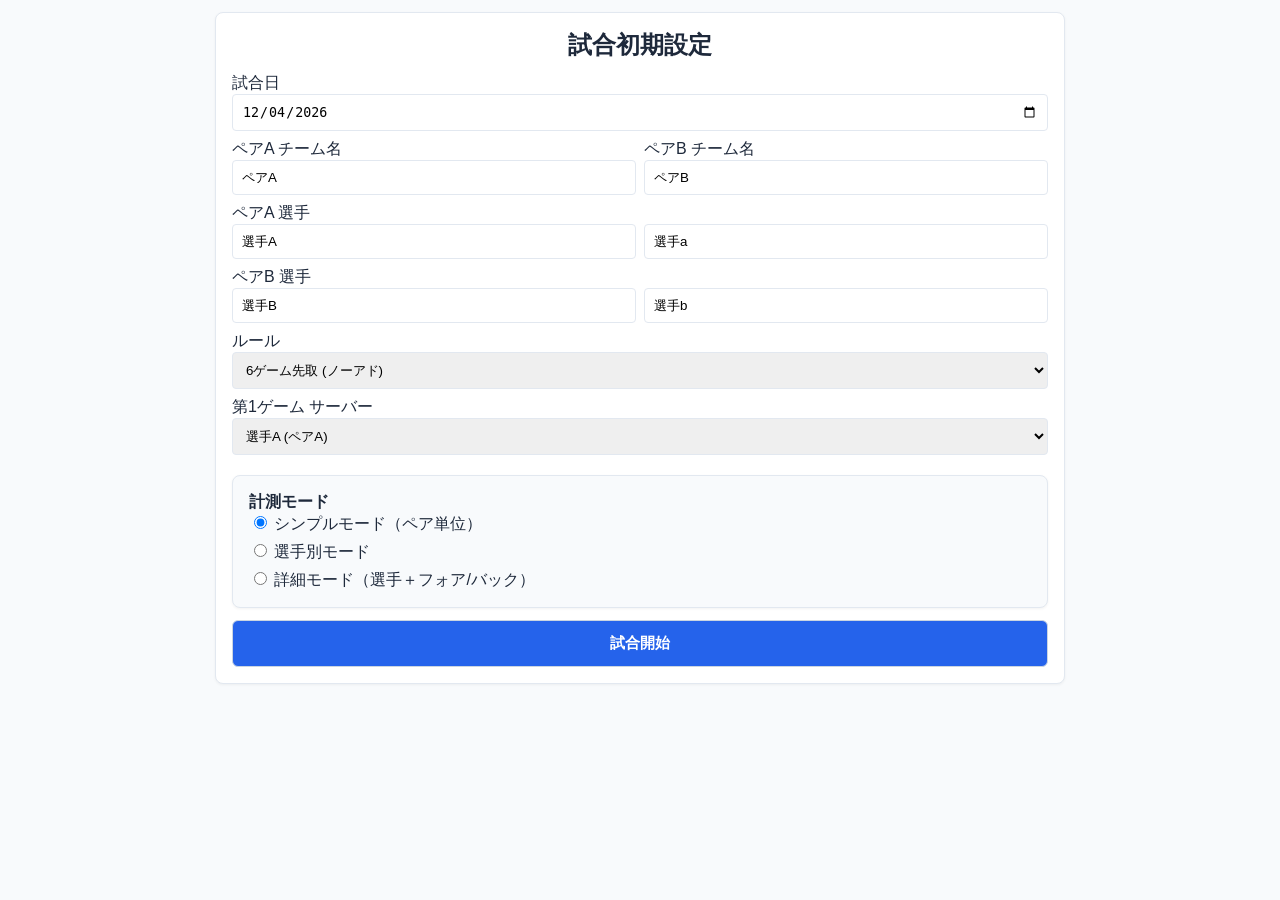
<file: stats.html>
<!DOCTYPE html>
<html lang="ja">
<head>
  <meta name="robots" content="noindex">
<meta charset="UTF-8">
<meta name="viewport" content="width=device-width, initial-scale=1.0">

<title>テニススタッツ計測ツール</title>

<style>
:root{
  --primary:#2563eb;
  --bg:#f8fafc;
  --card:#ffffff;
  --text:#1e293b;
  --border:#e2e8f0;
}

*{
  box-sizing:border-box;
}

body{
  font-family:-apple-system,BlinkMacSystemFont,"Segoe UI",sans-serif;
  background:var(--bg);
  color:var(--text);
  margin:0;
  padding:12px;
}

.container{
  max-width:850px;
  margin:0 auto;
}

.card{
  background:var(--card);
  border-radius:8px;
  padding:16px;
  margin-bottom:12px;
  border:1px solid var(--border);
  box-shadow:0 1px 3px rgba(0,0,0,.05);
}

h2,h3{
  margin-top:0;
  margin-bottom:12px;
  text-align:center;
}

button{
  padding:12px 8px;
  font-size:.95rem;
  font-weight:bold;
  border-radius:6px;
  border:1px solid #cbd5e1;
  background:#f1f5f9;
  color:var(--text);
  cursor:pointer;
  -webkit-tap-highlight-color:transparent;
  touch-action:manipulation;
  -webkit-user-select:none;
  user-select:none;
  transition:transform .045s ease, filter .045s ease, box-shadow .045s ease;
  will-change:transform;
}

button:active,
button.is-pressing{
  transform:scale(.965);
  filter:brightness(.94);
  box-shadow:inset 0 1px 3px rgba(15,23,42,.18);
}

button.selected{
  background:var(--primary)!important;
  color:#fff!important;
  border-color:var(--primary)!important;
}

button.action-btn{
  background:#fff;
  border:2px solid #cbd5e1;
}

button.fault-btn{
  background:#fef3c7;
  border-color:#f59e0b;
  color:#b45309;
  grid-column:span 2;
}

button:disabled{
  opacity:.4;
  cursor:not-allowed;
  transform:none!important;
}

.btn-grid{
  display:grid;
  grid-template-columns:repeat(2,1fr);
  gap:8px;
  margin-bottom:8px;
}

.btn-grid-4{
  display:grid;
  grid-template-columns:repeat(4,1fr);
  gap:6px;
}

.btn-grid-2{
  display:grid;
  grid-template-columns:repeat(2,1fr);
  gap:8px;
}

input[type=text],
input[type=date],
select{
  width:100%;
  padding:9px;
  margin-bottom:8px;
  border:1px solid var(--border);
  border-radius:4px;
}

.scoreboard{
  background:#0f172a;
  color:#fff;
  padding:12px;
  border-radius:8px;
  text-align:center;
}

.match-date{
  font-size:.85rem;
  color:#38bdf8;
  margin-bottom:4px;
}

.score-sets{
  font-size:1.05rem;
  color:#94a3b8;
  margin-bottom:4px;
}

.score-main{
  font-size:2rem;
  font-weight:bold;
  letter-spacing:2px;
  color:#38bdf8;
}

.serve-status{
  font-size:.9rem;
  margin-top:4px;
  color:#fde047;
}

.toggle-container{
  display:flex;
  align-items:center;
  justify-content:space-between;
  margin:6px 0;
  font-size:.9rem;
}

.hidden{
  display:none!important;
}

.log-table-container{
  overflow-x:auto;
  margin-bottom:8px;
  -webkit-overflow-scrolling:touch;
}

table{
  width:100%;
  border-collapse:collapse;
  font-size:.8rem;
  text-align:center;
}

th,td{
  border:1px solid var(--border);
  padding:6px 4px;
  background:#fff;
}

th{
  background:#f1f5f9;
}

.log-table{
  min-width:600px;
}

.log-table th,
.log-table td{
  white-space:nowrap;
  min-width:55px;
}

.log-table th.col-game,
.log-table td.col-game{
  position:sticky;
  left:0;
  background:#f1f5f9;
  z-index:10;
  width:100px;
  min-width:100px;
  font-weight:bold;
}

.log-table th.col-team,
.log-table td.col-team{
  position:sticky;
  left:100px;
  background:#f1f5f9;
  z-index:10;
  width:90px;
  min-width:90px;
  font-weight:bold;
}

.log-table tbody tr td.col-game,
.log-table tbody tr td.col-team{
  background:#f8fafc;
}

.stats-wrap{
  overflow-x:auto;
  -webkit-overflow-scrolling:touch;
}

#stats-table{
  min-width:600px;
}

.modal{
  position:fixed;
  top:0;
  left:0;
  width:100%;
  height:100%;
  background:rgba(0,0,0,.6);
  display:flex;
  align-items:center;
  justify-content:center;
  z-index:100;
}

.modal-content{
  background:#fff;
  padding:20px;
  border-radius:8px;
  max-width:400px;
  width:90%;
}

.top-actions{
  display:flex;
  gap:6px;
}

.undo-btn{
  background:#fff;
  border:2px solid #94a3b8;
}

.save-btn{
  background:var(--primary);
  color:#fff;
  border-color:var(--primary);
}


/* フォア/バック未選択でショットボタンを押した時の案内 */
#detail-card.side-required{
  animation:sideRequiredPulse .4s ease;
}
#detail-card.side-required #btn-fore,
#detail-card.side-required #btn-back{
  border-color:var(--primary);
  box-shadow:0 0 0 3px rgba(37,99,235,.18);
}
@keyframes sideRequiredPulse{
  0%,100%{transform:translateX(0)}
  30%{transform:translateX(-3px)}
  60%{transform:translateX(3px)}
}

@media(max-width:600px){

  body{
    padding:8px;
  }

  .card{
    padding:12px;
  }

  .btn-grid-4{
    grid-template-columns:repeat(2,1fr);
  }

  button{
    min-height:48px;
  }

  .score-main{
    font-size:1.8rem;
  }
}


/* 画像出力用 */
.export-actions{
  display:flex;
  gap:6px;
  flex-wrap:wrap;
}

.exporting .no-export{
  display:none!important;
}

.exporting .log-table-container,
.exporting .stats-wrap{
  overflow:visible!important;
}

.exporting .log-table,
.exporting #stats-table{
  min-width:0!important;
  width:100%!important;
}

.exporting .log-table th.col-game,
.exporting .log-table td.col-game,
.exporting .log-table th.col-team,
.exporting .log-table td.col-team{
  position:static!important;
}

@media(max-width:600px){
  .export-actions{
    width:100%;
  }
  .export-actions button{
    flex:1 1 0;
    min-width:0;
  }
}

@media print{

  body{
    background:#fff;
    padding:0;
  }

  .no-print{
    display:none!important;
  }

  .card{
    border:none;
    box-shadow:none;
    padding:4px;
    margin-bottom:8px;
  }

  .scoreboard{
    background:#000!important;
    color:#fff!important;
    -webkit-print-color-adjust:exact;
    print-color-adjust:exact;
  }
}
</style>
</head>

<body>

<div class="container">

<!-- =========================
     初期設定
========================= -->

<div id="setup-screen" class="card">

<h2>試合初期設定</h2>

<label>試合日</label>
<input type="date" id="match-date-input">

<div style="display:flex;gap:8px">

<div style="flex:1">
<label>ペアA チーム名</label>
<input type="text" id="teamA-name" value="ペアA">
</div>

<div style="flex:1">
<label>ペアB チーム名</label>
<input type="text" id="teamB-name" value="ペアB">
</div>

</div>

<label>ペアA 選手</label>

<div style="display:flex;gap:8px">

<input type="text" id="pA1" value="選手A">
<input type="text" id="pA2" value="選手a">

</div>

<label>ペアB 選手</label>

<div style="display:flex;gap:8px">

<input type="text" id="pB1" value="選手B">
<input type="text" id="pB2" value="選手b">

</div>

<label>ルール</label>

<select id="rule-select">

<option value="6noadd">
6ゲーム先取 (ノーアド)
</option>

<option value="6semiadd">
6ゲーム先取 (セミアド)
</option>

<option value="1set">
1セットマッチ (6-6タイブレーク)
</option>

</select>

<label>第1ゲーム サーバー</label>

<select id="first-server"></select>

<div class="card"
style="margin-top:12px;background:#f8fafc">

<label style="font-weight:bold">
計測モード
</label>

<div style="display:flex;flex-direction:column;gap:6px">

<label>
<input type="radio"
name="mode-type"
value="simple"
checked>
シンプルモード（ペア単位）
</label>

<label>
<input type="radio"
name="mode-type"
value="player">
選手別モード
</label>

<label>
<input type="radio"
name="mode-type"
value="detail">
詳細モード（選手＋フォア/バック）
</label>

</div>
</div>

<button
style="width:100%;background:var(--primary);color:#fff"
onclick="startGame()">

試合開始

</button>

</div>


<!-- =========================
     試合画面
========================= -->

<div id="match-screen" class="hidden">

<div class="card scoreboard">

<div class="match-date"
id="display-match-date">
</div>

<div class="score-sets"
id="game-score">
ゲームスコア: 0 - 0
</div>

<div class="score-main"
id="point-score">
0 - 0
</div>

<div class="serve-status"
id="serve-info">
サーバー: -
</div>

</div>


<!-- 操作 -->

<div class="no-print">

<div class="card">

<div class="top-actions">

<button
class="undo-btn"
id="undo-btn"
onclick="undoLastAction()"
style="flex:1">

↩ 1つ戻る

</button>

</div>

</div>


<!-- 打点 -->

<div id="detail-card"
class="card hidden">

<div style="font-weight:bold;margin-bottom:8px">
打点選択
</div>

<div class="btn-grid">

<button
id="btn-fore"
onclick="selectSide('フォア')">
フォア
</button>

<button
id="btn-back"
onclick="selectSide('バック')">
バック
</button>

</div>

</div>


<!-- プレイヤー選択 -->

<div class="card">

<div
style="font-size:.8rem;color:#64748b;margin-bottom:4px"
id="selector-label">

1. ポイントに関与した選択

</div>

<div id="selector-container"></div>

</div>


<!-- アクション -->

<div class="card">

<div
style="font-size:.8rem;color:#64748b;margin-bottom:4px">

2. アクション

</div>

<div class="btn-grid">

<button
class="fault-btn"
id="btn-fault"
onclick="handleFault()">

フォルト

</button>

<button
class="action-btn"
id="btn-ace"
onclick="recordPoint('サービスエース')">

サービスエース

</button>

<button
class="action-btn"
id="btn-df"
onclick="recordPoint('ダブルフォルト')">

ダブルフォルト

</button>

<button
class="action-btn"
id="btn-strokeW"
onclick="recordPoint('ストロークウィナー')">

ストロークウィナー

</button>

<button
class="action-btn"
id="btn-strokeE"
onclick="recordPoint('ストロークエラー')">

ストロークエラー

</button>

<button
class="action-btn"
id="btn-volleyW"
onclick="recordPoint('ボレーウィナー')">

ボレーウィナー

</button>

<button
class="action-btn"
id="btn-volleyE"
onclick="recordPoint('ボレーエラー')">

ボレーエラー

</button>

<button
class="action-btn"
id="btn-returnW"
onclick="recordPoint('リターンエース')">

リターンエース

</button>

<button
class="action-btn"
id="btn-returnE"
onclick="recordPoint('リターンエラー')">

リターンエラー

</button>

</div>

</div>

</div>


<!-- =========================
     ログ
========================= -->

<div class="card" id="game-log-card">

<div style="
display:flex;
justify-content:space-between;
align-items:center;
gap:8px;
margin-bottom:8px;
">

<h3 style="margin:0">
ゲーム別ポイントログ
</h3>

<div class="export-actions no-print no-export">
<button
class="save-btn"
onclick="exportResultImage()">

画像保存

</button>

</div>

</div>

<div class="log-table-container">

<table
class="log-table"
id="game-log-table">

<thead>

<tr id="log-header-row">

<th class="col-game">
ゲーム
</th>

<th class="col-team">
チーム
</th>

<th>1</th>

<th>2</th>

<th>3</th>

<th>4</th>

<th>5</th>

<th>6</th>

<th>7</th>

<th>8</th>

</tr>

</thead>

<tbody id="game-log-tbody"></tbody>

</table>

</div>

</div>


<!-- =========================
     スタッツ
========================= -->

<div class="card" id="stats-card">

<h3 id="stats-title">
スタッツ集計
</h3>

<div class="stats-wrap">

<table id="stats-table">

<thead>

<tr id="table-header-row">

<th>項目</th>

<th id="th-stat-A">
ペアA
</th>

<th id="th-stat-B">
ペアB
</th>

</tr>

</thead>

<tbody></tbody>

</table>

</div>

</div>

</div>

</div>


<!-- =========================
     サーバー選択
========================= -->

<div id="server-modal" class="modal hidden">

<div class="modal-content">

<h3>
2ゲーム目のサーバー選択
</h3>

<p>
相手ペアの最初のサーバーを選択してください。
</p>

<select id="second-server-select"></select>

<button
style="width:100%;background:var(--primary);color:#fff"
onclick="confirmSecondServer()">

決定

</button>

</div>

</div>


<script>

/* =========================================================
   状態
========================================================= */

let teamNames={
  A:'ペアA',
  B:'ペアB'
};

let players={
  A1:'',
  A2:'',
  B1:'',
  B2:''
};

let rule='6noadd';

let serveOrder=[];
let currentServerIdx=0;

let isSecondServe=false;

let matchDateStr='';
let modeType='simple';

let games={
  A:0,
  B:0
};

let points={
  A:0,
  B:0
};

let selectedPlayer=null;
let selectedPair=null;
let selectedSide='';

let isMatchOver=false;

// セミアドで2回目のデュース後、次の1点が決定点か
let semiAdDecidingPoint=false;

let stats={};

let gameLogs=[];


/*
  Undo用履歴。

  「操作前」の完全な状態を保存する。
  これが今回の肝。
*/
let history=[];

const pointLabels=[
  '0',
  '15',
  '30',
  '40'
];


/* =========================================================
   初期化
========================================================= */

window.onload=()=>{

  const saved=
    localStorage.getItem('tennis_tool_settings');

  if(saved){

    try{

      const data=JSON.parse(saved);

      if(data.teamA)
        document.getElementById('teamA-name').value=data.teamA;

      if(data.teamB)
        document.getElementById('teamB-name').value=data.teamB;

      if(data.pA1)
        document.getElementById('pA1').value=data.pA1;

      if(data.pA2)
        document.getElementById('pA2').value=data.pA2;

      if(data.pB1)
        document.getElementById('pB1').value=data.pB1;

      if(data.pB2)
        document.getElementById('pB2').value=data.pB2;

    }catch(e){}

  }


  const today=new Date();

  const yyyy=today.getFullYear();

  const mm=String(
    today.getMonth()+1
  ).padStart(2,'0');

  const dd=String(
    today.getDate()
  ).padStart(2,'0');

  document.getElementById(
    'match-date-input'
  ).value=
    `${yyyy}-${mm}-${dd}`;


  const updateSetupOptions=()=>{

    const tA=
      document.getElementById('teamA-name').value ||
      'ペアA';

    const tB=
      document.getElementById('teamB-name').value ||
      'ペアB';

    const pA1=
      document.getElementById('pA1').value;

    const pA2=
      document.getElementById('pA2').value;

    const pB1=
      document.getElementById('pB1').value;

    const pB2=
      document.getElementById('pB2').value;

    const select=
      document.getElementById('first-server');

    select.innerHTML=`

      <option value="A1">
      ${pA1} (${tA})
      </option>

      <option value="A2">
      ${pA2} (${tA})
      </option>

      <option value="B1">
      ${pB1} (${tB})
      </option>

      <option value="B2">
      ${pB2} (${tB})
      </option>

    `;

  };


  [
    'teamA-name',
    'teamB-name',
    'pA1',
    'pA2',
    'pB1',
    'pB2'
  ].forEach(id=>{

    document
      .getElementById(id)
      .addEventListener(
        'input',
        updateSetupOptions
      );

  });


  updateSetupOptions();

};


/* =========================================================
   完全ディープコピー
========================================================= */

function cloneState(obj){

  return JSON.parse(
    JSON.stringify(obj)
  );

}


/* =========================================================
   Undo用スナップショット
========================================================= */

function makeSnapshot(){

  return {

    teamNames:cloneState(teamNames),

    players:cloneState(players),

    rule:rule,

    serveOrder:cloneState(serveOrder),

    currentServerIdx:currentServerIdx,

    isSecondServe:isSecondServe,

    matchDateStr:matchDateStr,

    modeType:modeType,

    games:cloneState(games),

    points:cloneState(points),

    selectedPlayer:selectedPlayer,

    selectedPair:selectedPair,

    selectedSide:selectedSide,

    isMatchOver:isMatchOver,

    semiAdDecidingPoint:semiAdDecidingPoint,

    stats:cloneState(stats),

    gameLogs:cloneState(gameLogs)

  };

}


/* =========================================================
   スナップショット復元
========================================================= */

function restoreSnapshot(s){

  teamNames=cloneState(s.teamNames);

  players=cloneState(s.players);

  rule=s.rule;

  serveOrder=cloneState(s.serveOrder);

  currentServerIdx=s.currentServerIdx;

  isSecondServe=s.isSecondServe;

  matchDateStr=s.matchDateStr;

  modeType=s.modeType;

  games=cloneState(s.games);

  points=cloneState(s.points);

  selectedPlayer=s.selectedPlayer;

  selectedPair=s.selectedPair;

  selectedSide=s.selectedSide;

  isMatchOver=s.isMatchOver;

  semiAdDecidingPoint=!!s.semiAdDecidingPoint;

  stats=cloneState(s.stats);

  gameLogs=cloneState(s.gameLogs);

}


/* =========================================================
   Undo
========================================================= */

function saveHistory(){

  history.push(
    makeSnapshot()
  );

  /*
    履歴が無限に増えないようにする。
    実用上100手あれば十分。
  */
  if(history.length>100){

    history.shift();

  }

  updateUndoButton();

}


function undoLastAction(){

  if(history.length===0){

    return;

  }

  const previous=
    history.pop();

  restoreSnapshot(previous);

  refreshUI();

  updateUndoButton();

}


function updateUndoButton(){

  const btn=
    document.getElementById('undo-btn');

  if(!btn)return;

  btn.disabled=
    history.length===0;

}


/* =========================================================
   試合開始
========================================================= */

function startGame(){

  teamNames.A=
    document.getElementById('teamA-name').value ||
    'ペアA';

  teamNames.B=
    document.getElementById('teamB-name').value ||
    'ペアB';

  players.A1=
    document.getElementById('pA1').value ||
    '選手A';

  players.A2=
    document.getElementById('pA2').value ||
    '選手a';

  players.B1=
    document.getElementById('pB1').value ||
    '選手B';

  players.B2=
    document.getElementById('pB2').value ||
    '選手b';

  rule=
    document.getElementById('rule-select').value;

  modeType=
    document.querySelector(
      'input[name="mode-type"]:checked'
    ).value;


  localStorage.setItem(
    'tennis_tool_settings',
    JSON.stringify({

      teamA:teamNames.A,
      teamB:teamNames.B,

      pA1:players.A1,
      pA2:players.A2,

      pB1:players.B1,
      pB2:players.B2

    })
  );


  matchDateStr=
    document.getElementById(
      'match-date-input'
    ).value;


  serveOrder=[];

  serveOrder[0]=
    document.getElementById(
      'first-server'
    ).value;


  currentServerIdx=0;

  isSecondServe=false;


  stats={};

  Object.keys(players).forEach(p=>{

    stats[p]={

      serve1In:0,
      serve1Total:0,

      serve2In:0,
      serve2Total:0,

      ace:0,
      df:0,

      strokeW:0,
      strokeE:0,
      foreStrokeW:0,
      foreStrokeE:0,
      backStrokeW:0,
      backStrokeE:0,

      volleyW:0,
      volleyE:0,
      foreVolleyW:0,
      foreVolleyE:0,
      backVolleyW:0,
      backVolleyE:0,

      returnW:0,
      returnE:0

    };

  });


  gameLogs=[
    {
      server:serveOrder[0],
      isTieBreak:false,
      A:[],
      B:[]
    }
  ];


  games={
    A:0,
    B:0
  };

  points={
    A:0,
    B:0
  };


  selectedPlayer=null;

  selectedPair=null;

  selectedSide='';

  isMatchOver=false;

  semiAdDecidingPoint=false;

  history=[];


  document
    .getElementById(
      'display-match-date'
    )
    .innerText=
      matchDateStr;


  if(modeType==='detail'){

    document
      .getElementById('detail-card')
      .classList.remove('hidden');

  }else{

    document
      .getElementById('detail-card')
      .classList.add('hidden');

  }


  document
    .getElementById('setup-screen')
    .classList.add('hidden');

  document
    .getElementById('match-screen')
    .classList.remove('hidden');


  renderSelectorButtons();

  setDefaultServerSelection();

  refreshUI();

}


/* =========================================================
   UI更新
========================================================= */

function refreshUI(){

  updateDisplay();

  renderGameLogTable();

  renderStats();

  updateButtonStates();

  updateUndoButton();

}


/* =========================================================
   選択UI
========================================================= */

function renderSelectorButtons(){

  const container=
    document.getElementById(
      'selector-container'
    );

  container.innerHTML='';


  if(
    modeType==='player' ||
    modeType==='detail'
  ){

    document
      .getElementById(
        'selector-label'
      )
      .innerText=
        '1. ポイントに関与したプレイヤーを選択';


    container.className=
      'btn-grid-4';


    Object.keys(players).forEach(key=>{

      const btn=
        document.createElement('button');

      btn.innerText=
        players[key];

      btn.id=
        `btn-player-${key}`;

      btn.onclick=()=>selectPlayer(key);

      container.appendChild(btn);

    });


  }else{

    document
      .getElementById(
        'selector-label'
      )
      .innerText=
        '1. ポイントに関与したチームを選択';


    container.className=
      'btn-grid-2';


    ['A','B'].forEach(pair=>{

      const btn=
        document.createElement('button');

      btn.innerText=
        `${teamNames[pair]} (${players[pair+'1']} / ${players[pair+'2']})`;

      btn.id=
        `btn-pair-${pair}`;

      btn.onclick=
        ()=>selectPair(pair);

      container.appendChild(btn);

    });

  }

}


function setDefaultServerSelection(){

  const server=
    getCurrentServerKey();


  if(
    modeType==='player' ||
    modeType==='detail'
  ){

    selectPlayer(server);

  }else{

    selectPair(
      server.startsWith('A')
        ? 'A'
        : 'B'
    );

  }

}


function selectPlayer(key){

  selectedPlayer=key;

  Object.keys(players).forEach(k=>{

    const el=
      document.getElementById(
        `btn-player-${k}`
      );

    if(el)
      el.classList.remove('selected');

  });


  const target=
    document.getElementById(
      `btn-player-${key}`
    );

  if(target)
    target.classList.add('selected');


  updateButtonStates();

}


function selectPair(pair){

  selectedPair=pair;

  ['A','B'].forEach(p=>{

    const el=
      document.getElementById(
        `btn-pair-${p}`
      );

    if(el)
      el.classList.remove('selected');

  });


  const target=
    document.getElementById(
      `btn-pair-${pair}`
    );

  if(target)
    target.classList.add('selected');


  updateButtonStates();

}


function updateButtonStates(){

  const ids=[
    'btn-fault',
    'btn-ace',
    'btn-df',
    'btn-strokeW',
    'btn-strokeE',
    'btn-volleyW',
    'btn-volleyE',
    'btn-returnW',
    'btn-returnE'
  ];

  ids.forEach(id=>{

    const el=
      document.getElementById(id);

    if(el)
      el.disabled=false;

  });


  if(isMatchOver){

    ids.forEach(id=>{

      const el=
        document.getElementById(id);

      if(el)
        el.disabled=true;

    });

    return;

  }

  // 詳細モードでもストローク/ボレーボタンは常に操作可能にする。
  // フォア/バック未選択時は recordPoint() 側で案内して記録を止める。


  /*
    サーバー判定。

    重要：
    リターン系はサーブ側が選択されていても
    無効にしない。

    実際のダブルスでは、
    「誰がリターンしたか」を選べる必要があるため。
  */

  const server=
    getCurrentServerKey();


  if(
    modeType==='player' ||
    modeType==='detail'
  ){

    const isServerSelected=
      selectedPlayer===server;

    document.getElementById(
      'btn-fault'
    ).disabled=
      !isServerSelected;

    document.getElementById(
      'btn-ace'
    ).disabled=
      !isServerSelected;

    document.getElementById(
      'btn-df'
    ).disabled=
      !isServerSelected;


    /*
      リターンは常に押せる
    */

    const selectedPlayerPair = selectedPlayer
      ? (selectedPlayer.startsWith('A') ? 'A' : 'B')
      : null;

    const serverPair = server.startsWith('A') ? 'A' : 'B';
    const isServerPairSelected = selectedPlayerPair === serverPair;

    document.getElementById(
      'btn-returnW'
    ).disabled=isServerPairSelected;

    document.getElementById(
      'btn-returnE'
    ).disabled=isServerPairSelected;


  }else{

    const serverPair=
      server.startsWith('A')
        ? 'A'
        : 'B';

    const isServerSelected=
      selectedPair===serverPair;


    document.getElementById(
      'btn-fault'
    ).disabled=
      !isServerSelected;

    document.getElementById(
      'btn-ace'
    ).disabled=
      !isServerSelected;

    document.getElementById(
      'btn-df'
    ).disabled=
      !isServerSelected;


    const isServerPairSelected = selectedPair === serverPair;

    document.getElementById(
      'btn-returnW'
    ).disabled=isServerPairSelected;

    document.getElementById(
      'btn-returnE'
    ).disabled=isServerPairSelected;

  }

}


/* =========================================================
   フォア・バック
========================================================= */

function selectSide(side){

  selectedSide=side;

  document
    .getElementById('btn-fore')
    .classList.toggle(
      'selected',
      side==='フォア'
    );

  document
    .getElementById('btn-back')
    .classList.toggle(
      'selected',
      side==='バック'
    );

  updateButtonStates();

}


/* =========================================================
   フォルト
========================================================= */

function handleFault(){

  if(isMatchOver)return;


  /*
    ここで「操作前」の状態を保存。
    これにより、

    1st Fault → Undo

    も完全に戻せる。
  */

  saveHistory();


  const server=
    getCurrentServerKey();


  if(!isSecondServe){

    /*
      1stサーブ失敗
    */

    stats[server].serve1Total++;

    isSecondServe=true;


    /*
      ポイントログにはまだ
      1ポイントを確定させない。

      ただし * を仮ログとして表示する。
    */

    const current=
      gameLogs[
        gameLogs.length-1
      ];


    const marker=
      getDisplayActor(server);

    current.A.push('');
    current.B.push('');

    /*
      1st Fault専用の仮マーカーを
      別管理する代わりに、
      log配列の最後に * を入れる。
    */

    current[
      server.startsWith('A')
        ? 'A'
        : 'B'
    ][
      current[
        server.startsWith('A')
          ? 'A'
          : 'B'
      ].length-1
    ]=
      `*(${marker})`;


    refreshUI();

    return;

  }


  /*
    2ndサーブ失敗
    → DF

    recordPoint()内でも履歴を保存すると
    二重履歴になるので、
    今回は専用処理にする。
  */

  recordDoubleFaultAfterSecondFault();

}


/* =========================================================
   2ndフォルト → DF
========================================================= */

function recordDoubleFaultAfterSecondFault(){

  const server=
    getCurrentServerKey();

  const serverPair=
    server.startsWith('A')
      ? 'A'
      : 'B';


  /*
    直前に1st Faultで
    saveHistory()済み。

    そのためここでは保存しない。
  */


  stats[server].serve2Total++;

  stats[server].df++;


  /*
    1st Faultの仮マーカーを
    DbFへ置き換える（ポイント獲得側の行に記録）
  */

  const current=
    gameLogs[
      gameLogs.length-1
    ];


  const winnerPair = serverPair === 'A' ? 'B' : 'A';
  const index = current.A.length - 1;


  let label = `*DbF(${teamNames[serverPair]})`;

  if(modeType!=='simple' && selectedPlayer){
    label = `*DbF(${players[server]})`;
  }


  // 仮マーカーが置かれていた列の、勝利チーム側にDbFを記録する
  current.A[index] = (winnerPair === 'A') ? label : '';
  current.B[index] = (winnerPair === 'B') ? label : '';


  /*
    ポイント勝者は相手。
  */

  addPoint(winnerPair);


  isSecondServe=false;

  selectedSide='';


  clearSideSelection();


  refreshUI();


  if(!isMatchOver){

    setDefaultServerSelection();

    refreshUI();

  }

}


/* =========================================================
   アクション
========================================================= */

function recordPoint(action){

  if(isMatchOver)return;

  // 詳細モードではストローク/ボレーのみフォア/バック選択が必須。
  // ボタン自体は無効化せず、未選択なら分かりやすく案内して記録しない。
  if(
    modeType==='detail' &&
    !selectedSide &&
    ['ストロークウィナー','ストロークエラー','ボレーウィナー','ボレーエラー'].includes(action)
  ){
    const detailCard=document.getElementById('detail-card');
    if(detailCard){
      detailCard.classList.add('side-required');
      setTimeout(()=>detailCard.classList.remove('side-required'),420);
    }
    return;
  }


  /*
    ここで操作前状態保存。

    これがUndoの本体。
  */

  saveHistory();


  const server=
    getCurrentServerKey();


  /*
    既に1st Faultが存在する場合、
    通常アクションは2nd Serveとして処理。
  */


  /* -------------------------
     サーブ統計
  ------------------------- */

  if(action==='ダブルフォルト'){

    /*
      手動DFボタンを押した場合。

      1st Fault済みなら1st totalは
      既に増えているので増やさない。
    */

    if(!isSecondServe){

      stats[server].serve1Total++;

    }

    stats[server].serve2Total++;

    stats[server].df++;


  }else{

    if(!isSecondServe){

      stats[server].serve1Total++;

      stats[server].serve1In++;

    }else{

      stats[server].serve2Total++;

      stats[server].serve2In++;

    }

  }


  /* -------------------------
     アクションスタッツ

     シンプルモードは選手を特定しないため、
     各ペアの1番側をチーム集計用の入れ物として利用する。
     表示時はペア合算するのでチーム値は正しくなる。
  ------------------------- */

  let statActor=null;

  if(modeType==='simple'){
    const actorPair = action==='ダブルフォルト'
      ? (server.startsWith('A') ? 'A' : 'B')
      : selectedPair;
    if(actorPair) statActor=actorPair+'1';
  }else if(selectedPlayer){
    statActor=selectedPlayer;
  }

  if(statActor){

    if(action==='サービスエース')
      stats[statActor].ace++;

    if(action==='ストロークウィナー'){
      stats[statActor].strokeW++;
      if(modeType==='detail' && selectedSide==='フォア') stats[statActor].foreStrokeW++;
      if(modeType==='detail' && selectedSide==='バック') stats[statActor].backStrokeW++;
    }

    if(action==='ストロークエラー'){
      stats[statActor].strokeE++;
      if(modeType==='detail' && selectedSide==='フォア') stats[statActor].foreStrokeE++;
      if(modeType==='detail' && selectedSide==='バック') stats[statActor].backStrokeE++;
    }

    if(action==='ボレーウィナー'){
      stats[statActor].volleyW++;
      if(modeType==='detail' && selectedSide==='フォア') stats[statActor].foreVolleyW++;
      if(modeType==='detail' && selectedSide==='バック') stats[statActor].backVolleyW++;
    }

    if(action==='ボレーエラー'){
      stats[statActor].volleyE++;
      if(modeType==='detail' && selectedSide==='フォア') stats[statActor].foreVolleyE++;
      if(modeType==='detail' && selectedSide==='バック') stats[statActor].backVolleyE++;
    }

    if(action==='リターンエース')
      stats[statActor].returnW++;

    if(action==='リターンエラー')
      stats[statActor].returnE++;

  }


  /*
    既に1st Faultを仮ログに入れている場合は、
    その列を再利用する。

    これで

    *  → StW

    のように1ポイント1列になる。
  */

  const current=
    gameLogs[
      gameLogs.length-1
    ];


  const faultAlreadyLogged=
    isSecondServe &&
    current.A.length>0 &&
    (
      current.A[current.A.length-1].startsWith('*') ||
      current.B[current.B.length-1].startsWith('*')
    );


  const winnerPair=
    getWinnerPair(action);


  let abbr=
    getActionAbbr(action);


  /*
    詳細モード
    F/B追加
  */

  if(
    modeType==='detail' &&
    selectedSide
  ){

    abbr+=
      `(${selectedSide==='フォア'
        ? 'F'
        : 'B'})`;

  }


  /*
    誰のプレーか
  */

  if(action==='ダブルフォルト'){
    // ダブルフォルトの場合はサーブ側の名前をラベルに入れる
    if(modeType!=='simple' && selectedPlayer){
      abbr += `(${players[server]})`;
    } else {
      const serverPair = server.startsWith('A') ? 'A' : 'B';
      abbr += `(${teamNames[serverPair]})`;
    }
  } else if(
    modeType!=='simple' &&
    selectedPlayer
  ){

    abbr+=
      `(${players[selectedPlayer]})`;

  }else{

    // シンプルモードでは、ログに表示するのはポイント勝者ではなく
    // 実際に選択した『そのショットを打ったペア』。
    // （エラー時に勝者側の名前が出る不具合を防ぐ）
    const actorPair= selectedPair || winnerPair;

    abbr+=
      `(${teamNames[actorPair]})`;

  }


  /*
    ログ格納
  */

  if(faultAlreadyLogged){

    /*
      既存の * を削除して
      2ndサーブ結果へ置換
      (フォルトの場合はポイント取得側＝相手側に置く)
    */

    const index = current.A.length - 1;
    const secondServeAbbr = `*${abbr}`;
    current.A[index] = (winnerPair === 'A') ? secondServeAbbr : '';
    current.B[index] = (winnerPair === 'B') ? secondServeAbbr : '';

  }else{

    current.A.push(
      winnerPair==='A'
        ? abbr
        : ''
    );

    current.B.push(
      winnerPair==='B'
        ? abbr
        : ''
    );

  }


  /*
    ポイント加算
  */

  addPoint(winnerPair);


  /*
    次のポイント
  */

  isSecondServe=false;

  selectedSide='';

  clearSideSelection();


  refreshUI();


  if(!isMatchOver){

    setDefaultServerSelection();

    refreshUI();

  }

}


/* =========================================================
   アクション略称
========================================================= */

function getActionAbbr(action){

  switch(action){

    case 'サービスエース':
      return 'SvA';

    case 'ダブルフォルト':
      return 'DbF';

    case 'ストロークウィナー':
      return 'StW';

    case 'ストロークエラー':
      return 'StE';

    case 'ボレーウィナー':
      return 'VoW';

    case 'ボレーエラー':
      return 'VoE';

    case 'リターンエース':
      return 'RtA';

    case 'リターンエラー':
      return 'RtE';

    default:
      return action;

  }

}


/* =========================================================
   選択者表示
========================================================= */

function getDisplayActor(server){

  if(modeType==='simple'){

    return teamNames[
      server.startsWith('A')
        ? 'A'
        : 'B'
    ];

  }

  return players[server];

}


/* =========================================================
   ポイント勝者
========================================================= */

function getWinnerPair(action){

  /*
    DF
    → サーバー側が失点
  */

  if(action==='ダブルフォルト'){

    return getCurrentServerKey()
      .startsWith('A')
      ? 'B'
      : 'A';

  }


  /*
    エラー
    → エラーした選手/ペアが失点
  */

  if(action.includes('エラー')){

    if(modeType!=='simple'){

      if(!selectedPlayer){

        const sp=
          getCurrentServerKey()
            .startsWith('A')
            ? 'A'
            : 'B';

        return sp==='A'
          ? 'B'
          : 'A';

      }

      const pp=
        selectedPlayer.startsWith('A')
          ? 'A'
          : 'B';

      return pp==='A'
        ? 'B'
        : 'A';

    }


    if(!selectedPair){

      const sp=
        getCurrentServerKey()
          .startsWith('A')
          ? 'A'
          : 'B';

      return sp==='A'
        ? 'B'
        : 'A';

    }

    return selectedPair==='A'
      ? 'B'
      : 'A';

  }


  /*
    ウィナー
  */

  if(modeType!=='simple'){

    if(!selectedPlayer){

      return getCurrentServerKey()
        .startsWith('A')
        ? 'A'
        : 'B';

    }

    return selectedPlayer.startsWith('A')
      ? 'A'
      : 'B';

  }


  return selectedPair ||
    (
      getCurrentServerKey()
        .startsWith('A')
        ? 'A'
        : 'B'
    );

}


/* =========================================================
   ポイント → ゲーム
========================================================= */

function isTieBreakActive(){
  return rule==='1set' && games.A===6 && games.B===6;
}

function advanceTieBreakServerIfNeeded(){
  const totalPoints=points.A+points.B;

  // タイブレークは最初のサーバーが1ポイント、以降は2ポイントずつ交代。
  // したがって1,3,5,7...ポイント終了時に次サーバーへ送る。
  if(totalPoints===1 || (totalPoints>1 && totalPoints%2===1)){
    currentServerIdx=(currentServerIdx+1)%4;
  }
}

function addPoint(pair){

  const tieBreak=isTieBreakActive();
  const wasSemiAdDeciding=semiAdDecidingPoint;

  points[pair]++;

  const other=
    pair==='A'
      ? 'B'
      : 'A';

  let gameWon=false;


  if(tieBreak){

    // 6-6から7ポイントタイブレーク。2点差が付くまで継続。
    if(
      points[pair]>=7 &&
      points[pair]-points[other]>=2
    ){
      gameWon=true;
    }

  }else if(rule==='6noadd'){

    // 40-40の次の1点でゲーム。
    if(
      points[pair]>=4 &&
      points[pair]!==points[other]
    ){
      gameWon=true;
    }

  }else if(rule==='6semiadd'){

    // 1回目のデュースは通常アドバンテージ。
    // デュースへ戻ったら、その次の1点を決定点とする。
    if(wasSemiAdDeciding){
      gameWon=true;
    }else if(
      points[pair]>=4 &&
      points[pair]-points[other]>=2
    ){
      gameWon=true;
    }else if(
      points.A===points.B &&
      points.A>=4
    ){
      semiAdDecidingPoint=true;
    }

  }else if(rule==='1set'){

    // 通常ゲームは何度でもデュースを繰り返す。
    if(
      points[pair]>=4 &&
      points[pair]-points[other]>=2
    ){
      gameWon=true;
    }

  }


  if(gameWon){

    games[pair]++;

    points.A=0;
    points.B=0;
    semiAdDecidingPoint=false;

    onGameEnd();

  }else if(tieBreak){

    advanceTieBreakServerIfNeeded();

  }

}


/* =========================================================
   ゲーム終了
========================================================= */

function onGameEnd(){

  /*
    6ゲーム先取（ノーアド / セミアド）
  */

  if(
    (rule==='6noadd' || rule==='6semiadd') &&
    (games.A===6 || games.B===6)
  ){

    endMatch(
      games.A>games.B
        ? `${teamNames.A}の勝利！`
        : `${teamNames.B}の勝利！`
    );

    return;

  }


  /*
    1セットマッチ
    ・6ゲーム以上かつ2ゲーム差で終了
    ・6-6タイブレークを取った場合は7-6で終了
  */

  if(rule==='1set'){

    const wonByTwoGames =
      (games.A>=6 && games.A-games.B>=2) ||
      (games.B>=6 && games.B-games.A>=2);

    const wonTieBreak =
      (games.A===7 && games.B===6) ||
      (games.B===7 && games.A===6);

    if(wonByTwoGames || wonTieBreak){
      endMatch(
        games.A>games.B
          ? `${teamNames.A}の勝利！`
          : `${teamNames.B}の勝利！`
      );
      return;
    }

  }


  const nextIsTieBreak =
    rule==='1set' &&
    games.A===6 &&
    games.B===6;

  /*
    次ゲームログ
    ポイント数に上限は設けないため、デュースが続けばログ列もその分横へ伸びる。
  */

  gameLogs.push({
    server:null,
    isTieBreak:nextIsTieBreak,
    A:[],
    B:[]
  });


  const totalGames=
    games.A+games.B;


  /*
    2ゲーム目
  */

  if(
    totalGames===1 &&
    serveOrder.length<2
  ){

    showSecondServerModal();

  }else{

    currentServerIdx=
      (currentServerIdx+1)%4;

    gameLogs[gameLogs.length-1].server=getCurrentServerKey();

    setDefaultServerSelection();

  }

}


/* =========================================================
   試合終了
========================================================= */

function endMatch(message){

  isMatchOver=true;

  document
    .getElementById('serve-info')
    .innerText=
      `試合終了: ${message}`;

  document
    .getElementById('serve-info')
    .style.color=
      '#38bdf8';

}


/* =========================================================
   2ゲーム目サーバー
========================================================= */

function showSecondServerModal(){

  const first=
    serveOrder[0];

  const isA=
    first.startsWith('A');

  const targetPair=
    isA
      ? ['B1','B2']
      : ['A1','A2'];


  const select=
    document.getElementById(
      'second-server-select'
    );


  select.innerHTML=`

    <option value="${targetPair[0]}">
      ${players[targetPair[0]]}
    </option>

    <option value="${targetPair[1]}">
      ${players[targetPair[1]]}
    </option>

  `;


  document
    .getElementById('server-modal')
    .classList.remove('hidden');

}


function confirmSecondServer(){

  /*
    モーダル決定前の状態を保存。

    Undoすれば2ゲーム目サーバー選択前に戻る。
  */

  saveHistory();


  const secondServer=
    document.getElementById(
      'second-server-select'
    ).value;


  serveOrder[1]=secondServer;


  const first=serveOrder[0];

  const second=serveOrder[1];


  serveOrder[2]=
    first.endsWith('1')
      ? first.slice(0,1)+'2'
      : first.slice(0,1)+'1';


  serveOrder[3]=
    second.endsWith('1')
      ? second.slice(0,1)+'2'
      : second.slice(0,1)+'1';


  document
    .getElementById('server-modal')
    .classList.add('hidden');


  currentServerIdx=1;

  gameLogs[gameLogs.length-1].server=secondServer;

  setDefaultServerSelection();

  refreshUI();

}


/* =========================================================
   現在サーバー
========================================================= */

function getCurrentServerKey(){

  return serveOrder[currentServerIdx] ||
         serveOrder[0];

}


/* =========================================================
   表示
========================================================= */

function getPointScoreText(){

  if(isTieBreakActive()){
    return `${points.A} - ${points.B} (TB)`;
  }

  if(rule==='6noadd'){
    return `${pointLabels[points.A] || points.A} - ${pointLabels[points.B] || points.B}`;
  }

  // デュースありの表示をテニス表記にする。
  if(points.A>=3 && points.B>=3){
    if(points.A===points.B){
      return semiAdDecidingPoint
        ? '40 - 40 (決定点)'
        : '40 - 40';
    }
    if(points.A===points.B+1) return 'Ad - 40';
    if(points.B===points.A+1) return '40 - Ad';
  }

  return `${pointLabels[points.A] || points.A} - ${pointLabels[points.B] || points.B}`;
}

function updateDisplay(){

  document
    .getElementById('game-score')
    .innerText=
      `ゲームスコア: ${teamNames.A} ${games.A} - ${games.B} ${teamNames.B}`;


  document
    .getElementById('point-score')
    .innerText=getPointScoreText();


  if(!isMatchOver){

    const server=
      getCurrentServerKey();

    const serverName=
      players[server] || '未定';


    const serveState=
      isSecondServe
        ? '2nd Serve'
        : '1st Serve';


    document
      .getElementById('serve-info')
      .innerText=
        `サーバー: ${serverName} (${serveState})`;

  }

}


/* =========================================================
   ログ
========================================================= */

function renderGameLogTable(){

  const headerRow=
    document.getElementById(
      'log-header-row'
    );

  const tbody=
    document.getElementById(
      'game-log-tbody'
    );


  let maxCols=8;


  gameLogs.forEach(g=>{

    maxCols=
      Math.max(
        maxCols,
        g.A.length,
        g.B.length
      );

  });


  let headerHtml=`

    <th class="col-game">
      ゲーム
    </th>

    <th class="col-team">
      チーム
    </th>

  `;


  for(
    let i=1;
    i<=maxCols;
    i++
  ){

    headerHtml+=
      `<th>${i}</th>`;

  }


  headerRow.innerHTML=
    headerHtml;


  let html='';


  gameLogs.forEach((g,index)=>{

    const gameNum=index+1;


    html+=`

      <tr>

        <td
          rowspan="2"
          class="col-game"
          style="vertical-align:middle">

          ${g.isTieBreak ? 'TB' : gameNum}<br>
          <span style="font-size:.72rem;font-weight:normal;white-space:normal;line-height:1.2">
            S: ${players[g.server] || '未定'}${g.isTieBreak ? ' → 2pt交代' : ''}
          </span>

        </td>

        <td class="col-team">
          ${teamNames.A}
        </td>

    `;


    for(
      let i=0;
      i<maxCols;
      i++
    ){

      html+=`
        <td>
          ${g.A[i] || ''}
        </td>
      `;

    }


    html+='</tr>';


    html+=`

      <tr>

        <td class="col-team">
          ${teamNames.B}
        </td>

    `;


    for(
      let i=0;
      i<maxCols;
      i++
    ){

      html+=`
        <td>
          ${g.B[i] || ''}
        </td>
      `;

    }


    html+='</tr>';

  });


  tbody.innerHTML=html;

}


/* =========================================================
   スタッツ
========================================================= */

function getPairStat(pair,key){

  return (
    stats[pair+'1'][key] +
    stats[pair+'2'][key]
  );

}


function getServePct(inCount,total){

  return total===0
    ? '0%'
    : Math.round(
        inCount/total*100
      )+'%';

}


/* =========================================================
   スタッツ表示
========================================================= */

function getErrorRate(errorCount,winnerCount){
  const total=errorCount+winnerCount;
  return total===0 ? '0%' : Math.round(errorCount/total*100)+'%';
}

function getPairErrorRate(pair,errorKey,winnerKey){
  return getErrorRate(
    getPairStat(pair,errorKey),
    getPairStat(pair,winnerKey)
  );
}

function renderStats(){

  const header=
    document.getElementById(
      'table-header-row'
    );

  const tbody=
    document.querySelector(
      '#stats-table tbody'
    );


  const a1In=
    getPairStat('A','serve1In');

  const a1Total=
    getPairStat('A','serve1Total');

  const b1In=
    getPairStat('B','serve1In');

  const b1Total=
    getPairStat('B','serve1Total');

  const a2In=
    getPairStat('A','serve2In');

  const a2Total=
    getPairStat('A','serve2Total');

  const b2In=
    getPairStat('B','serve2In');

  const b2Total=
    getPairStat('B','serve2Total');


  if(modeType!=='simple'){

    header.innerHTML=`

      <th>項目</th>

      <th>${teamNames.A}</th>

      <th>${players.A1}</th>

      <th>${players.A2}</th>

      <th>${teamNames.B}</th>

      <th>${players.B1}</th>

      <th>${players.B2}</th>

    `;


    tbody.innerHTML=`

      <tr>

        <td>1stサーブイン率</td>

        <td>
          ${getServePct(a1In,a1Total)}
        </td>

        <td>
          ${getServePct(
            stats.A1.serve1In,
            stats.A1.serve1Total
          )}
        </td>

        <td>
          ${getServePct(
            stats.A2.serve1In,
            stats.A2.serve1Total
          )}
        </td>

        <td>
          ${getServePct(b1In,b1Total)}
        </td>

        <td>
          ${getServePct(
            stats.B1.serve1In,
            stats.B1.serve1Total
          )}
        </td>

        <td>
          ${getServePct(
            stats.B2.serve1In,
            stats.B2.serve1Total
          )}
        </td>

      </tr>

      <tr>

        <td>2ndサーブイン率</td>

        <td>${getServePct(a2In,a2Total)}</td>
        <td>${getServePct(stats.A1.serve2In,stats.A1.serve2Total)}</td>
        <td>${getServePct(stats.A2.serve2In,stats.A2.serve2Total)}</td>

        <td>${getServePct(b2In,b2Total)}</td>
        <td>${getServePct(stats.B1.serve2In,stats.B1.serve2Total)}</td>
        <td>${getServePct(stats.B2.serve2In,stats.B2.serve2Total)}</td>

      </tr>


      <tr>

        <td>サービスエース</td>

        <td>${getPairStat('A','ace')}</td>
        <td>${stats.A1.ace}</td>
        <td>${stats.A2.ace}</td>

        <td>${getPairStat('B','ace')}</td>
        <td>${stats.B1.ace}</td>
        <td>${stats.B2.ace}</td>

      </tr>


      <tr>

        <td>ダブルフォルト</td>

        <td>${getPairStat('A','df')}</td>
        <td>${stats.A1.df}</td>
        <td>${stats.A2.df}</td>

        <td>${getPairStat('B','df')}</td>
        <td>${stats.B1.df}</td>
        <td>${stats.B2.df}</td>

      </tr>


      <tr>

        <td>ストロークウィナー</td>

        <td>${getPairStat('A','strokeW')}</td>
        <td>${stats.A1.strokeW}</td>
        <td>${stats.A2.strokeW}</td>

        <td>${getPairStat('B','strokeW')}</td>
        <td>${stats.B1.strokeW}</td>
        <td>${stats.B2.strokeW}</td>

      </tr>


      <tr>

        <td>ストロークエラー</td>

        <td>${getPairStat('A','strokeE')}</td>
        <td>${stats.A1.strokeE}</td>
        <td>${stats.A2.strokeE}</td>

        <td>${getPairStat('B','strokeE')}</td>
        <td>${stats.B1.strokeE}</td>
        <td>${stats.B2.strokeE}</td>

      </tr>


      <tr>

        <td>ボレーウィナー</td>

        <td>${getPairStat('A','volleyW')}</td>
        <td>${stats.A1.volleyW}</td>
        <td>${stats.A2.volleyW}</td>

        <td>${getPairStat('B','volleyW')}</td>
        <td>${stats.B1.volleyW}</td>
        <td>${stats.B2.volleyW}</td>

      </tr>


      <tr>

        <td>ボレーエラー</td>

        <td>${getPairStat('A','volleyE')}</td>
        <td>${stats.A1.volleyE}</td>
        <td>${stats.A2.volleyE}</td>

        <td>${getPairStat('B','volleyE')}</td>
        <td>${stats.B1.volleyE}</td>
        <td>${stats.B2.volleyE}</td>

      </tr>


      ${modeType==='detail' ? `
      <tr>
        <td>フォア ストロークエラー率 (W+E中)</td>
        <td>${getPairErrorRate('A','foreStrokeE','foreStrokeW')}</td>
        <td>${getErrorRate(stats.A1.foreStrokeE,stats.A1.foreStrokeW)}</td>
        <td>${getErrorRate(stats.A2.foreStrokeE,stats.A2.foreStrokeW)}</td>
        <td>${getPairErrorRate('B','foreStrokeE','foreStrokeW')}</td>
        <td>${getErrorRate(stats.B1.foreStrokeE,stats.B1.foreStrokeW)}</td>
        <td>${getErrorRate(stats.B2.foreStrokeE,stats.B2.foreStrokeW)}</td>
      </tr>
      <tr>
        <td>バック ストロークエラー率 (W+E中)</td>
        <td>${getPairErrorRate('A','backStrokeE','backStrokeW')}</td>
        <td>${getErrorRate(stats.A1.backStrokeE,stats.A1.backStrokeW)}</td>
        <td>${getErrorRate(stats.A2.backStrokeE,stats.A2.backStrokeW)}</td>
        <td>${getPairErrorRate('B','backStrokeE','backStrokeW')}</td>
        <td>${getErrorRate(stats.B1.backStrokeE,stats.B1.backStrokeW)}</td>
        <td>${getErrorRate(stats.B2.backStrokeE,stats.B2.backStrokeW)}</td>
      </tr>
      <tr>
        <td>フォア ボレーエラー率 (W+E中)</td>
        <td>${getPairErrorRate('A','foreVolleyE','foreVolleyW')}</td>
        <td>${getErrorRate(stats.A1.foreVolleyE,stats.A1.foreVolleyW)}</td>
        <td>${getErrorRate(stats.A2.foreVolleyE,stats.A2.foreVolleyW)}</td>
        <td>${getPairErrorRate('B','foreVolleyE','foreVolleyW')}</td>
        <td>${getErrorRate(stats.B1.foreVolleyE,stats.B1.foreVolleyW)}</td>
        <td>${getErrorRate(stats.B2.foreVolleyE,stats.B2.foreVolleyW)}</td>
      </tr>
      <tr>
        <td>バック ボレーエラー率 (W+E中)</td>
        <td>${getPairErrorRate('A','backVolleyE','backVolleyW')}</td>
        <td>${getErrorRate(stats.A1.backVolleyE,stats.A1.backVolleyW)}</td>
        <td>${getErrorRate(stats.A2.backVolleyE,stats.A2.backVolleyW)}</td>
        <td>${getPairErrorRate('B','backVolleyE','backVolleyW')}</td>
        <td>${getErrorRate(stats.B1.backVolleyE,stats.B1.backVolleyW)}</td>
        <td>${getErrorRate(stats.B2.backVolleyE,stats.B2.backVolleyW)}</td>
      </tr>
      ` : ''}

      <tr>

        <td>リターンエース</td>

        <td>${getPairStat('A','returnW')}</td>
        <td>${stats.A1.returnW}</td>
        <td>${stats.A2.returnW}</td>

        <td>${getPairStat('B','returnW')}</td>
        <td>${stats.B1.returnW}</td>
        <td>${stats.B2.returnW}</td>

      </tr>


      <tr>

        <td>リターンエラー</td>

        <td>${getPairStat('A','returnE')}</td>
        <td>${stats.A1.returnE}</td>
        <td>${stats.A2.returnE}</td>

        <td>${getPairStat('B','returnE')}</td>
        <td>${stats.B1.returnE}</td>
        <td>${stats.B2.returnE}</td>

      </tr>

    `;


    document
      .getElementById('stats-title')
      .innerText=
        'スタッツ集計 (選手別・チーム別)';


  }else{

    header.innerHTML=`

      <th>項目</th>

      <th>${teamNames.A}</th>

      <th>${teamNames.B}</th>

    `;


    tbody.innerHTML=`

      <tr>

        <td>1stサーブイン率</td>

        <td>${getServePct(a1In,a1Total)}</td>

        <td>${getServePct(b1In,b1Total)}</td>

      </tr>

      <tr>

        <td>2ndサーブイン率</td>

        <td>${getServePct(a2In,a2Total)}</td>

        <td>${getServePct(b2In,b2Total)}</td>

      </tr>


      <tr>

        <td>サービスエース</td>

        <td>${getPairStat('A','ace')}</td>

        <td>${getPairStat('B','ace')}</td>

      </tr>


      <tr>

        <td>ダブルフォルト</td>

        <td>${getPairStat('A','df')}</td>

        <td>${getPairStat('B','df')}</td>

      </tr>


      <tr>

        <td>ストロークウィナー</td>

        <td>${getPairStat('A','strokeW')}</td>

        <td>${getPairStat('B','strokeW')}</td>

      </tr>


      <tr>

        <td>ストロークエラー</td>

        <td>${getPairStat('A','strokeE')}</td>

        <td>${getPairStat('B','strokeE')}</td>

      </tr>


      <tr>

        <td>ボレーウィナー</td>

        <td>${getPairStat('A','volleyW')}</td>

        <td>${getPairStat('B','volleyW')}</td>

      </tr>


      <tr>

        <td>ボレーエラー</td>

        <td>${getPairStat('A','volleyE')}</td>

        <td>${getPairStat('B','volleyE')}</td>

      </tr>


      <tr>

        <td>リターンエース</td>

        <td>${getPairStat('A','returnW')}</td>

        <td>${getPairStat('B','returnW')}</td>

      </tr>


      <tr>

        <td>リターンエラー</td>

        <td>${getPairStat('A','returnE')}</td>

        <td>${getPairStat('B','returnE')}</td>

      </tr>

    `;


    document
      .getElementById('stats-title')
      .innerText=
        'スタッツ集計 (チーム単位)';

  }

}


/* =========================================================
   スマホ向け画像出力
   DOM→SVG変換はiOS Safariで失敗しやすいため、Canvasへ直接描画する。
========================================================= */

async function exportResultImage(){

  try{
    const canvas=buildResultCanvas();
    const blob=await canvasToPngBlob(canvas);

    const safeDate=matchDateStr || new Date().toISOString().slice(0,10);
    const filename=`tennis_stats_${safeDate}.png`;
    const file=new File([blob],filename,{type:'image/png'});

    // 対応スマホでは共有シートを優先（「画像を保存」が使える）。
    if(navigator.share && navigator.canShare && navigator.canShare({files:[file]})){
      try{
        await navigator.share({files:[file],title:'テニススタッツ'});
        return;
      }catch(err){
        if(err && err.name==='AbortError')return;
        console.warn('share failed; fallback to preview',err);
      }
    }

    // 共有APIが使えない場合も必ず画像プレビューを出す。
    // スマホは長押し保存、PCはダウンロード可能。
    showImagePreview(blob,filename);

  }catch(err){
    console.error(err);
    alert(`画像生成に失敗しました: ${err && err.message ? err.message : err}`);
  }
}

function canvasToPngBlob(canvas){
  return new Promise((resolve,reject)=>{
    canvas.toBlob(blob=>{
      if(blob)resolve(blob);
      else reject(new Error('PNG Blobを生成できませんでした'));
    },'image/png');
  });
}

function getTableMatrix(table){
  return [...table.rows].map(row=>
    [...row.cells].map(cell=>({
      text:(cell.innerText || '').replace(/\s+/g,' ').trim(),
      colspan:cell.colSpan || 1,
      rowspan:cell.rowSpan || 1
    }))
  );
}

function buildGameLogMatrixForExport(){
  let maxCols=8;
  gameLogs.forEach(g=>{
    maxCols=Math.max(maxCols,g.A.length,g.B.length);
  });

  const matrix=[];
  matrix.push([
    {text:'ゲーム',colspan:1,rowspan:1},
    {text:'チーム',colspan:1,rowspan:1},
    ...Array.from({length:maxCols},(_,i)=>({text:String(i+1),colspan:1,rowspan:1}))
  ]);

  gameLogs.forEach((g,index)=>{
    const serverName=players[g.server] || '未定';
    matrix.push([
      {text:g.isTieBreak ? `TB / S:${serverName}→2pt` : `${index+1} / S:${serverName}`,colspan:1,rowspan:1},
      {text:teamNames.A,colspan:1,rowspan:1},
      ...Array.from({length:maxCols},(_,i)=>({text:g.A[i] || '',colspan:1,rowspan:1}))
    ]);
    matrix.push([
      {text:'',colspan:1,rowspan:1},
      {text:teamNames.B,colspan:1,rowspan:1},
      ...Array.from({length:maxCols},(_,i)=>({text:g.B[i] || '',colspan:1,rowspan:1}))
    ]);
  });

  return matrix;
}

function buildResultCanvas(){
  const statsTable=document.getElementById('stats-table');
  if(!statsTable)throw new Error('出力対象の表が見つかりません');

  const log=buildGameLogMatrixForExport();
  const statsMatrix=getTableMatrix(statsTable);

  const fontFamily='-apple-system,BlinkMacSystemFont,"Segoe UI","Noto Sans JP",sans-serif';
  const baseFont=18;
  const smallFont=16;
  const rowH=46;
  const pad=28;

  const measureCanvas=document.createElement('canvas');
  const mctx=measureCanvas.getContext('2d');
  mctx.font=`${baseFont}px ${fontFamily}`;

  const calcWidths=(matrix,kind)=>{
    let cols=0;
    matrix.forEach(r=>{ cols=Math.max(cols,r.reduce((n,c)=>n+c.colspan,0)); });
    const widths=Array(cols).fill(kind==='log'?105:140);

    matrix.forEach(r=>{
      let ci=0;
      r.forEach(c=>{
        if(c.colspan===1){
          const measured=Math.ceil(mctx.measureText(c.text).width)+24;
          widths[ci]=Math.max(widths[ci],Math.min(measured,kind==='log'?(ci<2?180:155):220));
        }
        ci+=c.colspan;
      });
    });

    if(kind==='log'){
      if(widths[0])widths[0]=Math.max(widths[0],120);
      if(widths[1])widths[1]=Math.max(widths[1],140);
    }
    return widths;
  };

  const logWidths=calcWidths(log,'log');
  const statWidths=calcWidths(statsMatrix,'stats');
  const logW=logWidths.reduce((a,b)=>a+b,0);
  const statW=statWidths.reduce((a,b)=>a+b,0);
  const contentW=Math.max(logW,statW,900);

  const scoreH=190;
  const titleH=58;
  const logH=log.length*rowH;
  const statsH=statsMatrix.length*rowH;
  const gap=30;
  const contentH=pad+scoreH+gap+titleH+logH+gap+titleH+statsH+pad;

  // 高解像度化しつつ、巨大Canvasによるスマホのメモリ不足を避ける。
  const scale=Math.min(window.devicePixelRatio || 1,1.6);
  const canvas=document.createElement('canvas');
  canvas.width=Math.ceil((contentW+pad*2)*scale);
  canvas.height=Math.ceil(contentH*scale);
  const ctx=canvas.getContext('2d');
  if(!ctx)throw new Error('Canvasを初期化できません');
  ctx.scale(scale,scale);

  const W=contentW+pad*2;
  ctx.fillStyle='#f8fafc';
  ctx.fillRect(0,0,W,contentH);

  const drawText=(text,x,y,size=baseFont,bold=false,align='left',color='#1e293b')=>{
    ctx.font=`${bold?'700':'400'} ${size}px ${fontFamily}`;
    ctx.textAlign=align;
    ctx.textBaseline='middle';
    ctx.fillStyle=color;
    ctx.fillText(text,x,y);
  };

  // スコアボード
  let y=pad;
  ctx.fillStyle='#0f172a';
  roundRect(ctx,pad,y,contentW,scoreH,12);
  ctx.fill();
  drawText(matchDateStr || '',W/2,y+32,18,false,'center','#38bdf8');
  drawText(document.getElementById('game-score').innerText,W/2,y+72,24,true,'center','#cbd5e1');
  drawText(document.getElementById('point-score').innerText,W/2,y+116,42,true,'center','#38bdf8');
  drawText(document.getElementById('serve-info').innerText,W/2,y+158,20,false,'center','#fde047');
  y+=scoreH+gap;

  drawText('ゲーム別ポイントログ',pad,y+titleH/2,24,true,'left');
  y+=titleH;
  drawCanvasTable(ctx,log,pad,y,logWidths,rowH,fontFamily,smallFont);
  y+=logH+gap;

  drawText(document.getElementById('stats-title').innerText,pad,y+titleH/2,24,true,'left');
  y+=titleH;
  drawCanvasTable(ctx,statsMatrix,pad,y,statWidths,rowH,fontFamily,smallFont);

  return canvas;
}

function roundRect(ctx,x,y,w,h,r){
  const rr=Math.min(r,w/2,h/2);
  ctx.beginPath();
  ctx.moveTo(x+rr,y);
  ctx.arcTo(x+w,y,x+w,y+h,rr);
  ctx.arcTo(x+w,y+h,x,y+h,rr);
  ctx.arcTo(x,y+h,x,y,rr);
  ctx.arcTo(x,y,x+w,y,rr);
  ctx.closePath();
}

function drawCanvasTable(ctx,matrix,x,y,widths,rowH,fontFamily,fontSize){
  const totalW=widths.reduce((a,b)=>a+b,0);
  let cy=y;

  matrix.forEach((row,ri)=>{
    let cx=x;
    let colIndex=0;

    row.forEach(cell=>{
      const cellW=widths.slice(colIndex,colIndex+cell.colspan).reduce((a,b)=>a+b,0);
      const cellH=rowH*cell.rowspan;

      ctx.fillStyle=ri===0 ? '#e2e8f0' : '#ffffff';
      ctx.fillRect(cx,cy,cellW,cellH);
      ctx.strokeStyle='#cbd5e1';
      ctx.lineWidth=1;
      ctx.strokeRect(cx+.5,cy+.5,cellW-1,cellH-1);

      ctx.save();
      ctx.beginPath();
      ctx.rect(cx+5,cy+3,cellW-10,cellH-6);
      ctx.clip();
      ctx.font=`${ri===0?'700':'400'} ${fontSize}px ${fontFamily}`;
      ctx.textAlign='center';
      ctx.textBaseline='middle';
      ctx.fillStyle='#1e293b';
      ctx.fillText(cell.text,cx+cellW/2,cy+cellH/2);
      ctx.restore();

      cx+=cellW;
      colIndex+=cell.colspan;
    });

    cy+=rowH;
  });

  return totalW;
}

function showImagePreview(blob,filename){
  const old=document.getElementById('image-preview-modal');
  if(old)old.remove();

  const url=URL.createObjectURL(blob);
  const modal=document.createElement('div');
  modal.id='image-preview-modal';
  modal.className='modal';
  modal.innerHTML=`
    <div class="modal-content" style="max-width:720px;max-height:92vh;overflow:auto">
      <h3>画像を保存</h3>
      <p style="font-size:.85rem;color:#64748b;margin-top:0">スマホは画像を長押しして保存できます。</p>
      <img src="${url}" alt="テニススタッツ画像" style="width:100%;height:auto;border:1px solid #e2e8f0;border-radius:6px;display:block">
      <div style="display:flex;gap:8px;margin-top:12px">
        <a href="${url}" download="${filename}" style="flex:1;text-align:center;padding:12px;border-radius:6px;background:#2563eb;color:#fff;text-decoration:none;font-weight:bold">ダウンロード</a>
        <button type="button" id="close-image-preview" style="flex:1">閉じる</button>
      </div>
    </div>`;
  document.body.appendChild(modal);

  document.getElementById('close-image-preview').onclick=()=>{
    URL.revokeObjectURL(url);
    modal.remove();
  };
}

/* =========================================================
   サイド選択解除
========================================================= */

function clearSideSelection(){

  document
    .getElementById('btn-fore')
    .classList.remove('selected');

  document
    .getElementById('btn-back')
    .classList.remove('selected');

}



/* =========================================================
   モバイル向けタップフィードバック
   - touch-action: manipulation と組み合わせてダブルタップ拡大を抑制
   - pointerdown直後に押下状態を表示して体感レスポンスを向上
========================================================= */
(function setupFastButtonFeedback(){
  const clearPress = (btn) => {
    if(btn) btn.classList.remove('is-pressing');
  };

  document.addEventListener('pointerdown', (e) => {
    const btn = e.target.closest('button:not(:disabled)');
    if(!btn) return;
    btn.classList.add('is-pressing');
  }, {passive:true});

  ['pointerup','pointercancel','pointerleave'].forEach(type => {
    document.addEventListener(type, (e) => {
      const btn = e.target.closest && e.target.closest('button');
      clearPress(btn);
    }, {passive:true});
  });

  window.addEventListener('blur', () => {
    document.querySelectorAll('button.is-pressing').forEach(clearPress);
  });
})();

</script>

</body>
</html>
</file>
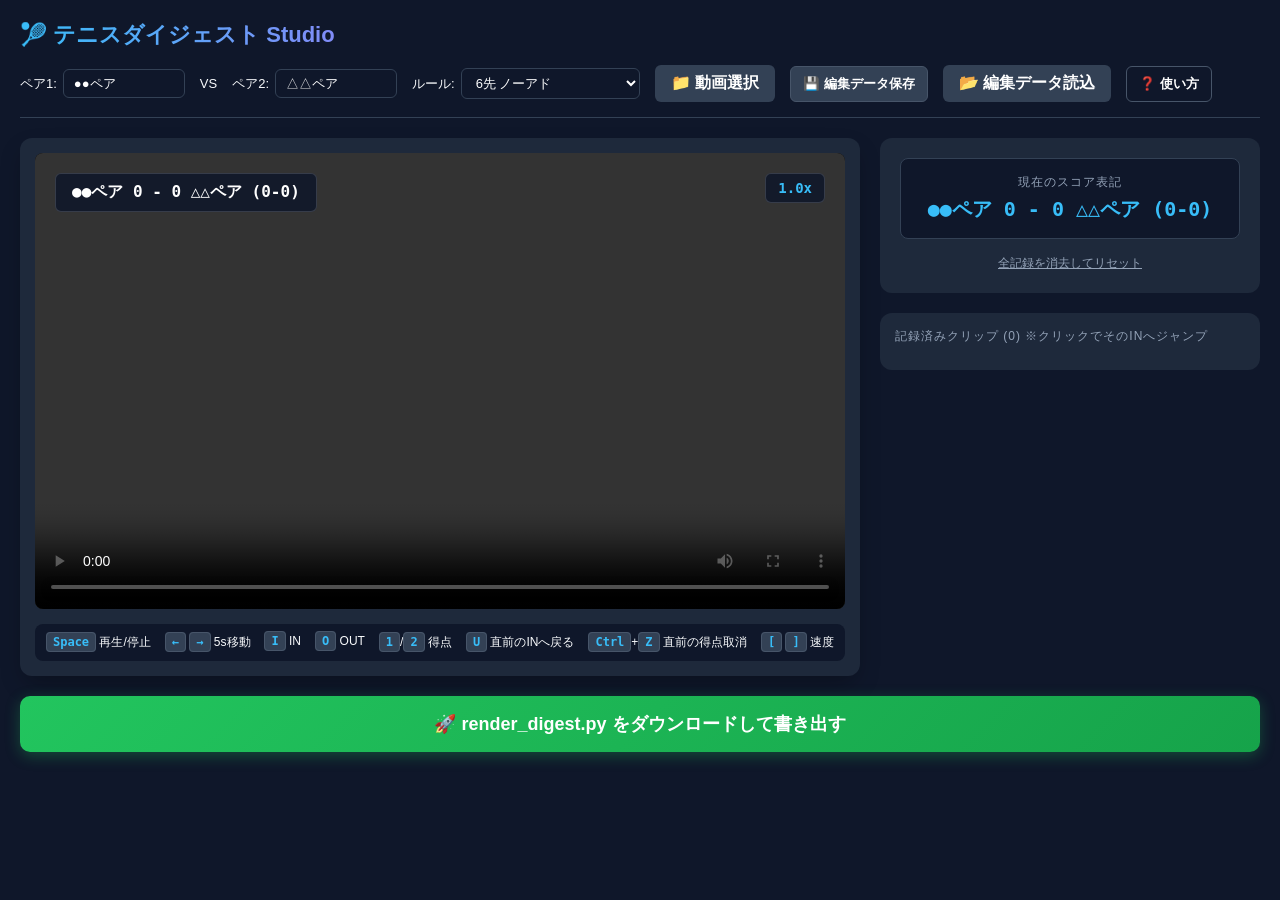
<file: tennis_app.html>
<!DOCTYPE html>
<html lang="ja">
<head>
  <meta name="robots" content="noindex">
  <meta charset="UTF-8">
  <meta name="viewport" content="width=device-width, initial-scale=1.0">
  <title>Tennis Rally Logger & Digest Generator</title>
  <style>
    :root {
      --bg-color: #0f172a;
      --card-bg: #1e293b;
      --accent-color: #38bdf8;
      --accent-green: #22c55e;
      --accent-red: #ef4444;
      --accent-yellow: #f59e0b;
      --text-main: #f8fafc;
      --text-muted: #94a3b8;
    }

    body {
      font-family: 'Inter', -apple-system, BlinkMacSystemFont, "Segoe UI", Roboto, sans-serif;
      margin: 0;
      padding: 20px;
      background-color: var(--bg-color);
      color: var(--text-main);
    }

    .app-container {
      width: 100%;
      max-width: 1800px; /* ワイドモニターに対応 */
      margin: 0 auto;
      display: grid;
      grid-template-columns: minmax(0, 1fr) 380px; /* 左側は伸縮、右側は380px固定 */
      gap: 20px;
    }

    header {
      grid-column: 1 / -1;
      display: flex;
      justify-content: space-between;
      align-items: center;
      padding-bottom: 15px;
      border-bottom: 1px solid #334155;
      flex-wrap: wrap;
      gap: 15px;
    }

    h1 {
      margin: 0;
      font-size: 22px;
      font-weight: 700;
      background: linear-gradient(to right, #38bdf8, #818cf8);
      -webkit-background-clip: text;
      -webkit-text-fill-color: transparent;
    }

    .header-settings {
      display: flex;
      gap: 15px;
      align-items: center;
      flex-wrap: wrap;
    }

    .setting-group {
      display: flex;
      align-items: center;
      gap: 6px;
      font-size: 13px;
    }

    input[type="text"], select {
      background: #0f172a;
      border: 1px solid #334155;
      color: #fff;
      padding: 6px 10px;
      border-radius: 6px;
      font-size: 13px;
    }

    .file-select-btn {
      position: relative;
      background: #334155;
      color: #fff;
      padding: 8px 16px;
      border-radius: 6px;
      cursor: pointer;
      font-weight: 600;
      display: inline-block;
    }

    .file-select-btn input[type="file"] {
      position: absolute;
      left: 0; top: 0; opacity: 0; width: 100%; height: 100%; cursor: pointer;
    }

    /* Player Area (伸縮対応) */
    .player-card {
      background: var(--card-bg);
      border-radius: 12px;
      padding: 15px;
      box-shadow: 0 10px 25px -5px rgba(0, 0, 0, 0.3);
      display: flex;
      flex-direction: column;
    }

    .video-wrapper {
      position: relative;
      background: #000;
      border-radius: 8px;
      overflow: hidden;
      aspect-ratio: 16 / 9;
      width: 100%;
    }

    video {
      width: 100%;
      height: 100%;
      display: block;
      object-fit: contain;
    }

    /* Scoreboard Overlay Preview */
    .score-overlay {
      position: absolute;
      top: 20px;
      left: 20px;
      background: rgba(15, 23, 42, 0.85);
      backdrop-filter: blur(8px);
      border: 1px solid rgba(255, 255, 255, 0.15);
      padding: 8px 16px;
      border-radius: 6px;
      font-family: monospace;
      font-size: 16px;
      font-weight: bold;
      color: #fff;
      pointer-events: none;
    }

    .speed-overlay {
      position: absolute;
      top: 20px;
      right: 20px;
      background: rgba(15, 23, 42, 0.85);
      backdrop-filter: blur(8px);
      border: 1px solid rgba(255, 255, 255, 0.15);
      padding: 6px 12px;
      border-radius: 6px;
      font-family: monospace;
      font-size: 14px;
      font-weight: bold;
      color: var(--accent-color);
      pointer-events: none;
    }

    /* Controller / Shortcut Guide */
    .shortcuts-bar {
      display: flex;
      gap: 12px;
      margin-top: 15px;
      background: #0f172a;
      padding: 10px;
      border-radius: 8px;
      justify-content: space-around;
      font-size: 12px;
      flex-wrap: wrap;
    }

    .key-badge {
      background: #334155;
      padding: 2px 6px;
      border-radius: 4px;
      font-family: monospace;
      font-weight: bold;
      color: var(--accent-color);
      border: 1px solid #475569;
    }

    /* Score Board Control */
    .score-control-card {
      background: var(--card-bg);
      border-radius: 12px;
      padding: 20px;
      display: flex;
      flex-direction: column;
      gap: 15px;
    }

    .score-display {
      background: #0f172a;
      border-radius: 8px;
      padding: 15px;
      text-align: center;
      border: 1px solid #334155;
    }

    .score-title {
      font-size: 12px;
      color: var(--text-muted);
      text-transform: uppercase;
      letter-spacing: 1px;
      margin-bottom: 5px;
    }

    .score-val {
      font-size: 20px;
      font-weight: 800;
      color: var(--accent-color);
      font-family: monospace;
    }

    /* Rally List */
    .clip-list-card {
      background: var(--card-bg);
      border-radius: 12px;
      padding: 15px;
      max-height: 380px;
      overflow-y: auto;
      scroll-behavior: smooth;
    }

    .clip-item {
      display: flex;
      justify-content: space-between;
      align-items: center;
      background: #0f172a;
      padding: 10px 12px;
      border-radius: 6px;
      margin-bottom: 8px;
      border-left: 4px solid var(--accent-color);
      cursor: pointer;
      transition: background 0.15s ease;
    }

    .clip-item:hover {
      background: #1a2536;
    }

    .clip-item.active-in {
      border-left-color: var(--accent-yellow);
      background: #282115;
      animation: pulse 1.5s infinite alternate;
    }

    @keyframes pulse {
      0% { background: #282115; }
      100% { background: #3c3018; }
    }

    .clip-info {
      font-size: 13px;
      flex-grow: 1;
    }

    .clip-time {
      color: var(--text-muted);
      font-size: 11px;
      font-family: monospace;
    }

    .winner-toggle-btn {
      background: #334155;
      border: 1px solid #475569;
      color: var(--accent-color);
      padding: 3px 8px;
      border-radius: 4px;
      font-size: 11px;
      margin-top: 4px;
      cursor: pointer;
      display: inline-block;
    }

    .winner-toggle-btn:hover {
      background: #475569;
    }

    .btn-del {
      background: transparent;
      border: none;
      color: var(--accent-red);
      cursor: pointer;
      font-size: 16px;
      padding: 4px 8px;
      margin-left: 8px;
    }

    .btn-del:hover {
      background: rgba(239, 68, 68, 0.2);
      border-radius: 4px;
    }

    /* Export Button */
    .btn-export {
      grid-column: 1 / -1;
      background: linear-gradient(135deg, #22c55e, #16a34a);
      color: white;
      border: none;
      padding: 16px;
      border-radius: 10px;
      font-size: 18px;
      font-weight: bold;
      cursor: pointer;
      box-shadow: 0 4px 15px rgba(34, 197, 94, 0.3);
      transition: transform 0.1s, box-shadow 0.2s;
    }

    .btn-export:hover {
      transform: translateY(-2px);
      box-shadow: 0 6px 20px rgba(34, 197, 94, 0.4);
    }

    /* Winner Selection Modal */
    .modal-overlay {
      position: fixed;
      top: 0; left: 0; width: 100vw; height: 100vh;
      background: rgba(15, 23, 42, 0.85);
      backdrop-filter: blur(5px);
      display: flex;
      justify-content: center;
      align-items: center;
      z-index: 999;
      opacity: 0;
      pointer-events: none;
      transition: opacity 0.2s ease;
    }

    .modal-overlay.active {
      opacity: 1;
      pointer-events: auto;
    }

    .modal-card {
      background: var(--card-bg);
      border: 1px solid #334155;
      padding: 25px;
      border-radius: 16px;
      width: 90%;
      max-width: 440px;
      text-align: center;
      box-shadow: 0 20px 30px rgba(0,0,0,0.5);
    }

    .modal-title {
      font-size: 18px;
      font-weight: bold;
      margin-bottom: 15px;
    }

    .modal-btns {
      display: flex;
      flex-direction: column;
      gap: 12px;
      margin-top: 20px;
    }

    .btn-winner {
      background: #334155;
      color: #fff;
      border: 2px solid transparent;
      padding: 14px;
      border-radius: 10px;
      font-size: 16px;
      font-weight: bold;
      cursor: pointer;
      transition: all 0.2s;
      display: flex;
      justify-content: space-between;
      align-items: center;
    }

    .btn-winner:hover {
      border-color: var(--accent-color);
      background: #1e293b;
      color: var(--accent-color);
    }
  
    /* Help Modal */
    .help-modal-card {
      background: var(--card-bg);
      border: 1px solid #334155;
      padding: 24px;
      border-radius: 16px;
      width: 92%;
      max-width: 760px;
      max-height: 85vh;
      overflow-y: auto;
      box-shadow: 0 20px 30px rgba(0,0,0,0.5);
    }

    .help-modal-card h2 {
      margin-top: 0;
      font-size: 22px;
    }

    .help-modal-card h3 {
      margin-top: 22px;
      margin-bottom: 8px;
      font-size: 16px;
      color: var(--accent-color);
    }

    .help-modal-card p,
    .help-modal-card li {
      color: var(--text-main);
      line-height: 1.7;
      font-size: 14px;
    }

    .help-modal-card ul,
    .help-modal-card ol {
      padding-left: 22px;
    }

    .help-grid {
      display: grid;
      grid-template-columns: 120px 1fr;
      gap: 8px 14px;
      align-items: start;
      font-size: 14px;
    }

    .help-key {
      font-family: monospace;
      font-weight: bold;
      color: var(--accent-color);
    }

    .help-note {
      background: #0f172a;
      border-left: 4px solid var(--accent-yellow);
      padding: 10px 12px;
      border-radius: 6px;
      margin-top: 12px;
      color: var(--text-muted);
      font-size: 13px;
      line-height: 1.6;
    }

    .help-close-btn {
      width: 100%;
      margin-top: 20px;
      background: #334155;
      color: #fff;
      border: 1px solid #475569;
      padding: 12px;
      border-radius: 8px;
      cursor: pointer;
      font-weight: bold;
    }

  </style>
</head>
<body>

<div class="app-container">
  <header>
    <h1>🎾 テニスダイジェスト Studio</h1>
    
    <div class="header-settings">
      <div class="setting-group">
        <label>ペア1:</label>
        <input type="text" id="pair1Input" value="●●ペア" onchange="updatePairNames()" style="width: 100px;">
      </div>
      <div class="setting-group">
        <label>VS</label>
      </div>
      <div class="setting-group">
        <label>ペア2:</label>
        <input type="text" id="pair2Input" value="△△ペア" onchange="updatePairNames()" style="width: 100px;">
      </div>
      <div class="setting-group">
        <label>ルール:</label>
        <select id="ruleSelect" onchange="recalculateAllScores()">
          <option value="6no-ad">6先 ノーアド</option>
          <option value="6semi-ad">6先 セミアド</option>
          <option value="1set">1セットマッチ (アド有)</option>
        </select>
      </div>
      <div class="file-select-btn">
        📁 動画選択
        <input type="file" id="videoFile" accept="video/mp4,video/*">
      </div>
      <button type="button" onclick="saveProjectJson()" style="background:#334155;color:#fff;border:1px solid #475569;padding:8px 12px;border-radius:6px;cursor:pointer;font-weight:600;">
        💾 編集データ保存
      </button>
      <div class="file-select-btn">
        📂 編集データ読込
        <input type="file" id="projectFile" accept=".json,application/json">
      </div>
      <button type="button" onclick="openHelpModal()" style="background:#0f172a;color:#fff;border:1px solid #475569;padding:8px 12px;border-radius:6px;cursor:pointer;font-weight:600;">
        ❓ 使い方
      </button>
    </div>
  </header>

  <!-- Left Column: Video Player -->
  <div class="player-card">
    <div class="video-wrapper">
      <video id="videoPlayer" controls></video>
      <div id="scorePreview" class="score-overlay">0-0 (0-0)</div>
      <div id="speedPreview" class="speed-overlay">1.0x</div>
    </div>
    
    <div class="shortcuts-bar">
      <span><span class="key-badge">Space</span> 再生/停止</span>
      <span><span class="key-badge">←</span> <span class="key-badge">→</span> 5s移動</span>
      <span><span class="key-badge">I</span> IN</span>
      <span><span class="key-badge">O</span> OUT</span>
      <span><span class="key-badge">1</span>/<span class="key-badge">2</span> 得点</span>
      <span><span class="key-badge">U</span> 直前のINへ戻る</span>
      <span><span class="key-badge">Ctrl</span>+<span class="key-badge">Z</span> 直前の得点取消</span>
      <span><span class="key-badge">[</span> <span class="key-badge">]</span> 速度</span>
    </div>
  </div>

  <!-- Right Column: Control & List -->
  <div style="display: flex; flex-direction: column; gap: 20px;">
    <!-- Score Display -->
    <div class="score-control-card">
      <div class="score-display">
        <div class="score-title">現在のスコア表記</div>
        <div id="currentScoreText" class="score-val">0-0 (0-0)</div>
      </div>
      <button onclick="resetScore()" style="background:transparent; border:none; color:var(--text-muted); cursor:pointer; font-size:12px; text-decoration:underline;">全記録を消去してリセット</button>
    </div>

    <!-- Rally Clip History -->
    <div class="clip-list-card" id="clipListContainer">
      <div class="score-title" style="margin-bottom:10px;">記録済みクリップ (<span id="clipCount">0</span>) ※クリックでそのINへジャンプ</div>
      <div id="clipList"></div>
    </div>
  </div>

  <!-- Full Width Export Button -->
  <button class="btn-export" onclick="generatePythonScript()">🚀 render_digest.py をダウンロードして書き出す</button>
</div>

<!-- Winner Selection Modal -->
<div id="winnerModal" class="modal-overlay">
  <div class="modal-card">
    <div class="modal-title">ラリー終了！ポイントを取得したのは？</div>
    <div class="clip-time" id="modalTimeInfo">IN: 0.00s ➔ OUT: 0.00s</div>
    <div class="modal-btns">
      <button class="btn-winner" onclick="resolveRally('p1')">
        <span>🎾 <span id="modalP1Name">ペア1</span></span>
        <span class="key-badge">1</span>
      </button>
      <button class="btn-winner" onclick="resolveRally('p2')">
        <span>🎾 <span id="modalP2Name">ペア2</span></span>
        <span class="key-badge">2</span>
      </button>
    </div>
    <div style="margin-top: 15px;">
      <button onclick="cancelModalAndSeekToIn()" style="background:transparent; border:none; color:var(--text-muted); cursor:pointer; font-size:12px; text-decoration:underline;">
        ↩ IN位置に戻ってやり直す (<span class="key-badge" style="font-size:10px;">U</span> or <span class="key-badge" style="font-size:10px;">Esc</span>)
      </button>
    </div>
  </div>
</div>

<!-- Help Modal -->
<div id="helpModal" class="modal-overlay">
  <div class="help-modal-card">
    <h2>🎾 テニスダイジェスト Studio 使い方</h2>

    <h3>基本の流れ</h3>
    <ol>
      <li>「動画選択」から編集する試合動画を読み込みます。</li>
      <li>ペア名と試合ルールを設定します。</li>
      <li>ラリー開始位置で <span class="help-key">I</span> キーを押してINを記録します。</li>
      <li>ラリー終了位置で <span class="help-key">O</span> キーを押してOUTを記録します。</li>
      <li>得点したペアを <span class="help-key">1</span> / <span class="help-key">2</span> で選択します。</li>
      <li>全ラリーの記録後、「render_digest.py をダウンロードして書き出す」を押します。</li>
      <li>生成されたPythonスクリプトを元動画と同じフォルダで実行すると、FFmpegでダイジェスト動画が作成されます。</li>
    </ol>

    <h3>キーボード操作</h3>
    <div class="help-grid">
      <div class="help-key">Space</div><div>再生 / 一時停止</div>
      <div class="help-key">← / →</div><div>動画時間で5秒戻る / 5秒進む（再生速度に関係なく常に5秒）</div>
      <div class="help-key">I</div><div>ラリー開始位置（IN）を記録</div>
      <div class="help-key">O</div><div>ラリー終了位置（OUT）を記録</div>
      <div class="help-key">1 / 2</div><div>ラリーの得点ペアを選択</div>
      <div class="help-key">U</div><div>直前のIN位置へ戻る</div>
      <div class="help-key">Ctrl + Z</div><div>直前に確定した得点クリップを1件取り消す</div>
      <div class="help-key">[ / ]</div><div>再生速度を0.25倍ずつ変更</div>
      <div class="help-key">\\</div><div>再生速度を1.0倍へ戻す</div>
    </div>

    <h3>スコア・得点の修正</h3>
    <p>
      記録済みクリップの「勝者: ○○（変更）」を押すと、得点したペアを入れ替えられます。
      クリップ右側の「✕」でそのラリーを削除できます。修正後は以降のスコアも自動で再計算されます。
    </p>

    <h3>編集途中の保存 / 再開</h3>
    <p>
      「編集データ保存」で、ペア名・ルール・IN/OUT・勝者情報をJSONファイルに保存できます。
      後日「編集データ読込」からJSONを読み込めば続きから再開できます。
    </p>
    <div class="help-note">
      ブラウザのセキュリティ仕様上、JSONから元動画ファイルそのものを自動で再選択することはできません。
      再開時は、JSON読込後に同じ元動画を「動画選択」から選び直してください。
    </div>

    <h3>試合ルール</h3>
    <ul>
      <li><strong>6先 ノーアド：</strong>40-40から次の1ポイントでゲーム。</li>
      <li><strong>6先 セミアド：</strong>1回目の40-40は通常のアド方式。アドを取り返して2回目の40-40になったら次の1ポイントでゲーム。</li>
      <li><strong>1セットマッチ：</strong>通常のアド方式。6-6で7ポイント・2点差のタイブレーク。</li>
    </ul>

    <h3>Windowsで初めて使う場合の準備</h3>

    <h3>1. Pythonのインストール</h3>
    <ol>
      <li>Webブラウザで <strong>Python公式サイト</strong> を開き、Windows向けPython 3系をダウンロードします。</li>
      <li>インストーラーを起動します。</li>
      <li>最初の画面で <strong>「Add python.exe to PATH」</strong> にチェックを入れてからインストールしてください。</li>
      <li>インストール後、Windowsキーを押して「cmd」と入力し、コマンドプロンプトを開きます。</li>
      <li><span class="help-key">python --version</span> を実行し、Pythonのバージョンが表示されれば完了です。</li>
    </ol>

    <div class="help-note">
      「python が見つかりません」と表示される場合は、PythonのPATHが設定されていない可能性があります。
      Pythonを再インストールし、「Add python.exe to PATH」にチェックを入れる方法が簡単です。
    </div>

    <h3>2. FFmpegのインストール</h3>
    <ol>
      <li>Windows向けのFFmpegビルドをダウンロードします。</li>
      <li>ZIPファイルを展開し、例として <span class="help-key">C:\ffmpeg</span> に配置します。</li>
      <li><span class="help-key">C:\ffmpeg\bin\ffmpeg.exe</span> が存在することを確認します。</li>
      <li>Windows検索で「環境変数」と入力し、「システム環境変数の編集」を開きます。</li>
      <li>「環境変数」→ ユーザー環境変数またはシステム環境変数の <strong>Path</strong> →「編集」→「新規」を選択します。</li>
      <li><span class="help-key">C:\ffmpeg\bin</span> を追加してOKで閉じます。</li>
      <li>新しくコマンドプロンプトを開き、<span class="help-key">ffmpeg -version</span> を実行します。</li>
      <li>FFmpegのバージョン情報が表示されれば完了です。</li>
    </ol>

    <div class="help-note">
      PATHを変更した後は、すでに開いているコマンドプロンプトには反映されません。
      必ず新しくコマンドプロンプトを開き直してください。
    </div>

    <h3>3. ダイジェストを書き出す</h3>
    <ol>
      <li>このHTMLでラリーを記録し、「render_digest.py をダウンロードして書き出す」を押します。</li>
      <li><strong>元動画</strong> と <strong>render_digest.py</strong> を同じフォルダに置きます。</li>
      <li>エクスプローラーでそのフォルダを開き、上部のアドレス欄に <span class="help-key">cmd</span> と入力してEnterを押します。</li>
      <li>そのフォルダをカレントディレクトリにしたコマンドプロンプトが開きます。</li>
      <li><span class="help-key">python render_digest.py</span> を実行します。</li>
      <li>処理完了後、同じフォルダに <span class="help-key">output_digest.mp4</span> が生成されます。</li>
    </ol>

    <h3>4. 動作確認コマンド</h3>
    <div class="help-grid">
      <div class="help-key">python --version</div><div>Pythonが利用できるか確認</div>
      <div class="help-key">ffmpeg -version</div><div>FFmpegが利用できるか確認</div>
      <div class="help-key">python render_digest.py</div><div>ダイジェスト動画を生成</div>
    </div>

    <h3>5. よくあるエラー</h3>
    <ul>
      <li><strong>python は認識されていません：</strong> PythonのPATH設定を確認してください。</li>
      <li><strong>ffmpeg は認識されていません：</strong> FFmpegのbinフォルダがPATHに登録されているか確認してください。</li>
      <li><strong>元動画が見つからない：</strong> render_digest.py と元動画を同じフォルダに置いてください。動画ファイル名も変更しないでください。</li>
      <li><strong>h264_nvenc 関連で失敗：</strong> NVIDIA GPUまたは対応ドライバーが利用できない環境では、生成スクリプトのエンコーダー変更が必要になる場合があります。</li>
    </ul>

    <h3>ダイジェスト書き出し</h3>
    <p>
      処理が正常に完了すると <span class="help-key">output_digest.mp4</span> が生成されます。
      作業途中に作成される個別クリップは、正常終了時に自動削除されます。
    </p>

    <button class="help-close-btn" onclick="closeHelpModal()">閉じる</button>
  </div>
</div>

<script>
  let videoFileName = "DJI_0001.MP4";
  let activeInTime = null;
  let pendingOutTime = null;
  
  let clipsData = [];

  let pair1 = "●●ペア";
  let pair2 = "△△ペア";

  const pointNames = ["0", "15", "30", "40"];

  // File Loader
  document.getElementById('videoFile').addEventListener('change', function(e) {
    const file = e.target.files[0];
    if (!file) return;
    videoFileName = file.name;
    document.getElementById('videoPlayer').src = URL.createObjectURL(file);
    e.target.blur();
  });

  function openHelpModal() {
    document.getElementById('helpModal').classList.add('active');
  }

  function closeHelpModal() {
    document.getElementById('helpModal').classList.remove('active');
  }

  function updatePairNames() {
    pair1 = document.getElementById('pair1Input').value || "ペア1";
    pair2 = document.getElementById('pair2Input').value || "ペア2";
    recalculateAllScores();
  }

  function recalculateAllScores() {
    const rule = document.getElementById('ruleSelect').value;
    let gameScore = { p1: 0, p2: 0 };
    let pointScore = { p1: 0, p2: 0 };
    let isTiebreak = false;
    let semiAdDeciding = false; // セミアド: 2回目の40-40は次の1本でゲーム
    let matchComplete = false;

    function formatScore(gScore, pScore, tiebreak) {
      const gText = `(${gScore.p1}-${gScore.p2})`;

      if (tiebreak) {
        return `${pair1} ${pScore.p1} - ${pScore.p2} ${pair2} ${gText}`;
      }

      const p1 = pScore.p1;
      const p2 = pScore.p2;

      if (rule === '6no-ad') {
        if (p1 === 3 && p2 === 3) return `${pair1} 40 - 40 ${pair2} [一本] ${gText}`;
        const s1 = pointNames[p1] || "40";
        const s2 = pointNames[p2] || "40";
        return `${pair1} ${s1} - ${s2} ${pair2} ${gText}`;
      }

      if (rule === '6semi-ad') {
        if (p1 >= 3 && p2 >= 3) {
          if (p1 === p2) {
            const deuceLabel = semiAdDeciding ? '[一本]' : '(Deuce)';
            return `${pair1} 40 - 40 ${pair2} ${deuceLabel} ${gText}`;
          }
          if (p1 > p2) return `${pair1} Ad - 40 ${pair2} ${gText}`;
          if (p2 > p1) return `${pair1} 40 - Ad ${pair2} ${gText}`;
        }
      }

      if (rule === '1set') {
        if (p1 >= 3 && p2 >= 3) {
          if (p1 === p2) return `${pair1} 40 - 40 ${pair2} (Deuce) ${gText}`;
          if (p1 > p2) return `${pair1} Ad - 40 ${pair2} ${gText}`;
          if (p2 > p1) return `${pair1} 40 - Ad ${pair2} ${gText}`;
        }
      }

      const s1 = pointNames[p1] || "40";
      const s2 = pointNames[p2] || "40";
      return `${pair1} ${s1} - ${s2} ${pair2} ${gText}`;
    }

    function addPoint(winner) {
      if (matchComplete) return;

      const loser = winner === 'p1' ? 'p2' : 'p1';

      function winGame(player) {
        gameScore[player]++;
        pointScore = { p1: 0, p2: 0 };
        semiAdDeciding = false;

        if (rule === '1set') {
          // 1セットマッチ:
          // 6ゲーム以上かつ2ゲーム差で終了。6-6なら7ポイントTB。
          if (gameScore[player] >= 6 &&
              (gameScore[player] - gameScore[player === 'p1' ? 'p2' : 'p1']) >= 2) {
            matchComplete = true;
            isTiebreak = false;
          } else if (gameScore.p1 === 6 && gameScore.p2 === 6) {
            isTiebreak = true;
          }
        } else {
          // 「6先」は6ゲーム先取で終了。
          if (gameScore[player] >= 6) {
            matchComplete = true;
            isTiebreak = false;
          }
        }
      }

      if (isTiebreak) {
        pointScore[winner]++;
        if (pointScore[winner] >= 7 &&
            (pointScore[winner] - pointScore[loser] >= 2)) {
          gameScore[winner]++;
          pointScore = { p1: 0, p2: 0 };
          isTiebreak = false;
          matchComplete = true;
        }
        return;
      }

      if (rule === '6no-ad') {
        // 40-40を含め、40を持っている側が次の1本を取ればゲーム。
        if (pointScore[winner] === 3) {
          winGame(winner);
        } else {
          pointScore[winner]++;
        }
        return;
      }

      if (rule === '6semi-ad') {
        // セミアド:
        // 1回目の40-40 → アドバンテージあり
        // アドを取り返されて2回目の40-40 → 次の1本でゲーム
        if (pointScore.p1 === 3 && pointScore.p2 === 3) {
          if (semiAdDeciding) {
            winGame(winner);
          } else {
            pointScore[winner]++;
          }
          return;
        }

        if (pointScore[winner] >= 3 && pointScore[loser] >= 3) {
          if (pointScore[winner] > pointScore[loser]) {
            winGame(winner);
          } else {
            // 相手のアドバンテージを取り返した → 2回目のデュース（一本）
            pointScore = { p1: 3, p2: 3 };
            semiAdDeciding = true;
          }
          return;
        }

        if (pointScore[winner] === 3) {
          winGame(winner);
        } else {
          pointScore[winner]++;
        }
        return;
      }

      if (rule === '1set') {
        // 通常のアドバンテージ方式。デュース回数は無制限。
        if (pointScore[winner] >= 3 && pointScore[loser] >= 3) {
          if (pointScore[winner] > pointScore[loser]) {
            winGame(winner);
          } else if (pointScore[winner] === pointScore[loser]) {
            pointScore[winner]++;
          } else {
            pointScore[loser]--;
          }
        } else if (pointScore[winner] === 3) {
          winGame(winner);
        } else {
          pointScore[winner]++;
        }
      }
    }

    for (let i = 0; i < clipsData.length; i++) {
      clipsData[i].scoreBefore = formatScore(gameScore, pointScore, isTiebreak);
      addPoint(clipsData[i].winner);
      clipsData[i].scoreAfter = formatScore(gameScore, pointScore, isTiebreak);
    }

    const currentScore = formatScore(gameScore, pointScore, isTiebreak);
    document.getElementById('currentScoreText').innerText = currentScore;
    document.getElementById('scorePreview').innerText = currentScore;

    renderClipList();
  }

  function jumpToClipIn(index) {
    const player = document.getElementById('videoPlayer');
    const targetIn = parseFloat(clipsData[index].in);
    player.currentTime = targetIn;
    showToast(`▶ クリップ #${index + 1} のIN (${targetIn}s) へ移動`);
    player.play();
  }

  // ★ 打込み中 (INのみ指定状態) の時間へのワープ処理
  function jumpToActiveIn() {
    if (activeInTime === null) return;
    const player = document.getElementById('videoPlayer');
    const targetIn = parseFloat(activeInTime);
    player.currentTime = targetIn;
    showToast(`▶ 打込み中のIN (${targetIn}s) へ移動`);
    player.play();
  }

  // ★ 打込み中のINキャンセル処理
  function cancelActiveIn(event) {
    if (event) event.stopPropagation();
    activeInTime = null;
    showToast(`✕ 打込みをキャンセルしました`);
    renderClipList();
  }

  function toggleClipWinner(index, event) {
    event.stopPropagation();
    const currentWinner = clipsData[index].winner;
    const newWinner = currentWinner === 'p1' ? 'p2' : 'p1';
    clipsData[index].winner = newWinner;

    const newWinnerName = newWinner === 'p1' ? pair1 : pair2;
    showToast(`🔄 クリップ #${index + 1} を ${newWinnerName} 得点に変更しました`);

    recalculateAllScores();
  }

  function undoLastPoint() {
    if (clipsData.length === 0) {
      showToast('取り消せる得点がありません');
      return;
    }

    const lastClip = clipsData.pop();
    activeInTime = null;
    pendingOutTime = null;

    const player = document.getElementById('videoPlayer');
    if (lastClip && lastClip.in !== undefined) {
      player.currentTime = parseFloat(lastClip.in);
      player.pause();
    }

    recalculateAllScores();
    showToast(`↩ 直前の得点を取り消しました（クリップ #${clipsData.length + 1}）`);
  }

  function saveProjectJson() {
    const project = {
      version: 1,
      savedAt: new Date().toISOString(),
      videoFileName: videoFileName,
      pair1: pair1,
      pair2: pair2,
      rule: document.getElementById('ruleSelect').value,
      clipsData: clipsData
    };

    const json = JSON.stringify(project, null, 2);
    const blob = new Blob([json], { type: 'application/json;charset=utf-8;' });
    const url = URL.createObjectURL(blob);
    const a = document.createElement('a');
    a.href = url;

    const baseName = (videoFileName || 'tennis_project').replace(/\.[^/.]+$/, '');
    a.download = `${baseName}_edit.json`;

    document.body.appendChild(a);
    a.click();
    document.body.removeChild(a);
    URL.revokeObjectURL(url);

    showToast('💾 編集データを保存しました');
  }

  document.getElementById('projectFile').addEventListener('change', function(e) {
    const file = e.target.files[0];
    if (!file) return;

    const reader = new FileReader();
    reader.onload = function(ev) {
      try {
        const project = JSON.parse(ev.target.result);

        if (!project || !Array.isArray(project.clipsData)) {
          throw new Error('clipsData がありません');
        }

        clipsData = project.clipsData.map(clip => ({
          in: String(clip.in),
          out: String(clip.out),
          winner: clip.winner,
          scoreBefore: clip.scoreBefore || '',
          scoreAfter: clip.scoreAfter || ''
        }));

        if (project.videoFileName) videoFileName = project.videoFileName;

        if (project.pair1) {
          pair1 = project.pair1;
          document.getElementById('pair1Input').value = pair1;
        }
        if (project.pair2) {
          pair2 = project.pair2;
          document.getElementById('pair2Input').value = pair2;
        }

        if (project.rule && [...document.getElementById('ruleSelect').options].some(o => o.value === project.rule)) {
          document.getElementById('ruleSelect').value = project.rule;
        }

        activeInTime = null;
        pendingOutTime = null;
        recalculateAllScores();

        showToast(`📂 編集データを読み込みました（${clipsData.length}クリップ）`);

        // ブラウザではセキュリティ上、保存済みJSONから元動画を自動再選択できないため案内。
        if (!document.getElementById('videoPlayer').src) {
          setTimeout(() => {
            alert(`編集データを読み込みました。\n元動画「${videoFileName}」を「動画選択」から指定してください。`);
          }, 100);
        }
      } catch (err) {
        alert(`編集データの読み込みに失敗しました。\n${err.message}`);
      } finally {
        e.target.value = '';
      }
    };
    reader.readAsText(file, 'utf-8');
  });

  function resetScore() {
    if (confirm("全ての記録済みクリップを削除してリセットしますか？")) {
      clipsData = [];
      activeInTime = null;
      recalculateAllScores();
    }
  }

  function adjustSpeed(delta) {
    const player = document.getElementById('videoPlayer');
    let currentSpeed = player.playbackRate;
    let newSpeed = Math.min(2.5, Math.max(0.5, currentSpeed + delta));
    player.playbackRate = parseFloat(newSpeed.toFixed(2));
    document.getElementById('speedPreview').innerText = `${player.playbackRate.toFixed(2)}x`;
  }

  function resetSpeed() {
    const player = document.getElementById('videoPlayer');
    player.playbackRate = 1.0;
    document.getElementById('speedPreview').innerText = `1.0x`;
  }

  function cancelModalAndSeekToIn() {
    const player = document.getElementById('videoPlayer');
    document.getElementById('winnerModal').classList.remove('active');
    
    if (activeInTime !== null) {
      player.currentTime = parseFloat(activeInTime);
      showToast(`↩ IN (${activeInTime}s) へ戻りました`);
      activeInTime = null;
    }
    pendingOutTime = null;
    renderClipList();
    player.play();
  }

  function undoToLastIn() {
    const player = document.getElementById('videoPlayer');

    if (activeInTime !== null) {
      player.currentTime = parseFloat(activeInTime);
      showToast(`↩ 打込み中のIN (${activeInTime}s) へ戻りました`);
      activeInTime = null;
      renderClipList();
      player.play();
      return;
    }

    if (clipsData.length > 0) {
      const lastClip = clipsData[clipsData.length - 1];
      player.currentTime = parseFloat(lastClip.in);
      showToast(`↩ クリップ #${clipsData.length} のIN (${lastClip.in}s) へ戻りました`);
      player.play();
      return;
    }

    showToast(`戻れるINの記録がありません`);
  }

  // ★ キーボードショートカット (フォーカス解除を追加して誤作動防止)
  window.addEventListener('keydown', function(e) {
    const player = document.getElementById('videoPlayer');

    if (document.getElementById('helpModal').classList.contains('active')) {
      if (e.key === 'Escape') {
        e.preventDefault();
        closeHelpModal();
      }
      return;
    }

    if (['INPUT', 'TEXTAREA', 'SELECT'].includes(document.activeElement.tagName)) return;
    if (e.repeat) return;

    if ((e.ctrlKey || e.metaKey) && e.key.toLowerCase() === 'z') {
      e.preventDefault();
      undoLastPoint();
      return;
    }

    if (!player.src) return;

    const modalActive = document.getElementById('winnerModal').classList.contains('active');

    if (modalActive) {
      if (e.key === '1') {
        e.preventDefault();
        resolveRally('p1');
        return;
      }
      if (e.key === '2') {
        e.preventDefault();
        resolveRally('p2');
        return;
      }
      if (e.key.toLowerCase() === 'u' || e.key === 'Escape') {
        e.preventDefault();
        cancelModalAndSeekToIn();
        return;
      }
    }

    switch(e.key.toLowerCase()) {
      case ' ':
      case 'space':
        e.preventDefault();
        // 他のボタン等にフォーカスが残っていた場合に脱出
        if (document.activeElement && document.activeElement.blur) {
          document.activeElement.blur();
        }
        if (player.paused) {
          player.play();
        } else {
          player.pause();
        }
        break;
      case 'arrowleft':
        e.preventDefault();
        // 再生速度に関係なく、動画タイムライン上で正確に5秒戻す
        player.currentTime = Math.max(0, Number(player.currentTime) - 5.0);
        break;
      case 'arrowright':
        e.preventDefault();
        // 再生速度に関係なく、動画タイムライン上で正確に5秒進める
        {
          const duration = Number.isFinite(player.duration) ? player.duration : Infinity;
          player.currentTime = Math.min(duration, Number(player.currentTime) + 5.0);
        }
        break;
      case 'i':
        e.preventDefault();
        activeInTime = player.currentTime.toFixed(2);
        showToast(`START (IN): ${activeInTime}s`);
        renderClipList();
        break;
      case 'o':
        e.preventDefault();
        if (!activeInTime) {
          alert("先に 'I' キーでINポイントを指定してください。");
          return;
        }
        pendingOutTime = player.currentTime.toFixed(2);
        if (parseFloat(pendingOutTime) <= parseFloat(activeInTime)) {
          alert("OUT時間はIN時間より後である必要があります。");
          return;
        }
        player.pause();
        openWinnerModal();
        break;
      case 'u':
        e.preventDefault();
        undoToLastIn();
        break;
      case '[':
        e.preventDefault();
        adjustSpeed(-0.25);
        break;
      case ']':
        e.preventDefault();
        adjustSpeed(0.25);
        break;
      case '\\':
        e.preventDefault();
        resetSpeed();
        break;
    }
  });

  function openWinnerModal() {
    document.getElementById('modalP1Name').innerText = pair1;
    document.getElementById('modalP2Name').innerText = pair2;
    document.getElementById('modalTimeInfo').innerText = `IN: ${activeInTime}s ➔ OUT: ${pendingOutTime}s`;
    document.getElementById('winnerModal').classList.add('active');
  }

  function resolveRally(winnerKey) {
    clipsData.push({
      in: activeInTime,
      out: pendingOutTime,
      winner: winnerKey,
      scoreBefore: '',
      scoreAfter: ''
    });

    document.getElementById('winnerModal').classList.remove('active');
    activeInTime = null;
    pendingOutTime = null;

    recalculateAllScores();
    document.getElementById('videoPlayer').play();
  }

  function showToast(msg) {
    const overlay = document.getElementById('scorePreview');
    const origText = document.getElementById('currentScoreText').innerText;
    overlay.innerText = `⏱️ ${msg}`;
    setTimeout(() => { overlay.innerText = origText; }, 1400);
  }

  function renderClipList() {
    const container = document.getElementById('clipList');
    const scrollCard = document.getElementById('clipListContainer');
    document.getElementById('clipCount').innerText = clipsData.length;
    container.innerHTML = '';

    // 確定済みクリップの描画
    clipsData.forEach((clip, index) => {
      const winnerName = clip.winner === 'p1' ? pair1 : pair2;
      const item = document.createElement('div');
      item.className = 'clip-item';
      item.setAttribute('onclick', `jumpToClipIn(${index})`);
      item.innerHTML = `
        <div class="clip-info">
          <div><strong>${clip.scoreAfter}</strong></div>
          <div class="clip-time">${clip.in}s ➔ ${clip.out}s (開始時: ${clip.scoreBefore})</div>
          <button class="winner-toggle-btn" onclick="toggleClipWinner(${index}, event)">勝者: ${winnerName} (変更)</button>
        </div>
        <button class="btn-del" onclick="removeClip(${index}, event)">✕</button>
      `;
      container.appendChild(item);
    });

    // 打込み中（INのみ指定状態）の未確定ログを表示
    if (activeInTime !== null) {
      const draftItem = document.createElement('div');
      draftItem.className = 'clip-item active-in';
      draftItem.setAttribute('onclick', `jumpToActiveIn()`);
      draftItem.innerHTML = `
        <div class="clip-info">
          <div><strong style="color:var(--accent-yellow);">⏳ [計測中...] OUT待ち</strong></div>
          <div class="clip-time">IN: ${activeInTime}s ➔ OUT: --.--s</div>
        </div>
        <button class="btn-del" onclick="cancelActiveIn(event)" title="打込みをキャンセル">✕</button>
      `;
      container.appendChild(draftItem);
    }

    // 最新ログが見えるように自動スクロール
    setTimeout(() => {
      scrollCard.scrollTop = scrollCard.scrollHeight;
    }, 50);
  }

  function removeClip(index, event) {
    event.stopPropagation();
    clipsData.splice(index, 1);
    recalculateAllScores();
  }

  // Generate Python Code
  function generatePythonScript() {
    if (clipsData.length === 0) {
      alert("クリップが記録されていません。");
      return;
    }

    const clipsJsonStr = JSON.stringify(clipsData, null, 2);

    const pythonScript = `import subprocess
import os

input_video = "${videoFileName}"
clips = ${clipsJsonStr}

print("動画処理を開始します...")

font_file = "C\\\\:/Windows/Fonts/meiryo.ttc"
created_clips = []

for i, clip in enumerate(clips):
    out_name = f"clip_{i:03d}.mp4"
    display_score = clip['scoreBefore']
    vf_text = f"drawtext=fontfile='{font_file}':text='{display_score}':x=40:y=40:fontsize=32:fontcolor=white:box=1:boxcolor=black@0.6"
    
    cmd = [
        'ffmpeg', '-y',
        '-ss', str(clip['in']),
        '-to', str(clip['out']),
        '-i', input_video,
        '-vf', vf_text,
        '-c:v', 'h264_nvenc',
        '-c:a', 'aac',
        out_name
    ]
    
    res = subprocess.run(cmd, capture_output=True, text=True, encoding='utf-8', errors='ignore')
    if res.returncode != 0:
        print(f"❌ {out_name} の作成に失敗しました:")
        print(res.stderr)
        break
    else:
        print(f"✅ {out_name} 作成成功 (動画上表示スコア: {display_score})")
        created_clips.append(out_name)

if len(created_clips) == len(clips):
    list_file = "filelist.txt"
    with open(list_file, "w", encoding="utf-8") as f:
        for clip_path in created_clips:
            f.write(f"file '{clip_path}'\\n")

    concat_cmd = ['ffmpeg', '-y', '-f', 'concat', '-safe', '0', '-i', list_file, '-c', 'copy', 'output_digest.mp4']
    subprocess.run(concat_cmd)
    
    print("一時ファイルを削除中...")
    for clip_path in created_clips:
        if os.path.exists(clip_path):
            os.remove(clip_path)
    if os.path.exists(list_file):
        os.remove(list_file)

    print("\\n🎉 完了！中間ファイルを削除し 'output_digest.mp4' を作成しました。")
`;

    const blob = new Blob([pythonScript], { type: 'text/x-python;charset=utf-8;' });
    const url = URL.createObjectURL(blob);
    const a = document.createElement('a');
    a.href = url;
    a.download = 'render_digest.py';
    document.body.appendChild(a);
    a.click();
    document.body.removeChild(a);
    URL.revokeObjectURL(url);
  }

  updatePairNames();
</script>

</body>
</html>
</file>
<file: availability.css>
* {
  box-sizing: border-box;
}

body {
  margin: 0;
  background: #f2f2f7;
  color: #1c1c1e;

  font-family:
    -apple-system,
    BlinkMacSystemFont,
    "Segoe UI",
    Roboto,
    sans-serif;
}


/* =========================================================
   全体
   ========================================================= */

.page {
  max-width: 720px;
  margin: 0 auto;

  padding:
    10px
    8px
    28px;
}


/* =========================================================
   ヘッダー
   ========================================================= */

.topbar {
  display: grid;

  grid-template-columns:
    48px
    1fr
    48px;

  align-items: center;

  gap: 6px;

  margin-bottom: 8px;
}


.back,
.reload {
  color: #007aff;

  font-size: 13px;

  text-decoration: none;
}


.reload {
  border: 0;

  background: transparent;

  padding: 6px 0;

  text-align: right;

  cursor: pointer;
}


.title-block {
  text-align: center;
}


.title-block h1 {
  margin: 0;

  font-size: 18px;

  line-height: 1.2;
}


.title-block p {
  margin: 2px 0 0;

  color: #8e8e93;

  font-size: 10px;
}


/* =========================================================
   予約サイト
   ========================================================= */

.booking-button {
  display: block;

  margin-bottom: 8px;

  padding: 9px 12px;

  border-radius: 10px;

  background: #007aff;

  color: white;

  text-align: center;

  text-decoration: none;

  font-size: 13px;

  font-weight: 700;
}


/* =========================================================
   空き / 開放待ち
   ========================================================= */

.status-tabs {
  display: grid;

  grid-template-columns:
    repeat(2, 1fr);

  gap: 6px;

  margin-bottom: 6px;
}


.status-tab {
  display: flex;

  align-items: center;

  justify-content: center;

  gap: 5px;

  border: 1px solid transparent;

  border-radius: 10px;

  background: white;

  padding: 8px 4px;

  color: #8e8e93;

  font-size: 12px;

  cursor: pointer;

  box-shadow:
    0 1px 3px
    rgba(0, 0, 0, 0.05);

  opacity: 0.55;
}


.status-tab strong {
  font-size: 15px;
}


/* 空き ON */

.status-tab.available.active {
  background: #e9f9ee;

  color: #18873b;

  border-color: #34c759;

  opacity: 1;
}


/* 開放待ち ON */

.status-tab.waiting.active {
  background: #fff6d8;

  color: #8a6a00;

  border-color: #e9bd35;

  opacity: 1;
}


/* =========================================================
   フィルター
   ========================================================= */

.filters {
  display: grid;

  grid-template-columns:
    1fr
    1fr;

  gap: 6px;

  margin-bottom: 8px;
}


.filters select {
  width: 100%;

  border: 0;

  border-radius: 9px;

  background: white;

  padding: 8px 9px;

  color: #3a3a3c;

  font-size: 11px;
}


/* =========================================================
   日付
   ========================================================= */

.day-group {
  margin-top: 10px;
}


.day-title {
  margin:
    0
    0
    4px
    2px;

  color: #636366;

  font-size: 12px;

  font-weight: 700;
}


/* =========================================================
   空き枠一覧
   ========================================================= */

.slot-table {
  overflow: hidden;

  border-radius: 11px;

  background: white;

  box-shadow:
    0 1px 4px
    rgba(0, 0, 0, 0.05);
}


.slot-row {
  display: grid;

  grid-template-columns:
    76px
    minmax(0, 1fr)
    minmax(62px, auto)
    18px;

  align-items: center;

  gap: 6px;

  min-height: 38px;

  padding: 6px 8px;

  border-bottom:
    1px solid #ececf0;
}


.slot-row:last-child {
  border-bottom: 0;
}


/* 時間 */

.slot-time {
  font-size: 12px;

  font-weight: 700;

  white-space: nowrap;
}


/* 場所 */

.slot-place {
  min-width: 0;
}


.slot-facility {
  overflow: hidden;

  font-size: 12px;

  font-weight: 600;

  text-overflow: ellipsis;

  white-space: nowrap;
}


.slot-court {
  overflow: hidden;

  margin-top: 1px;

  color: #8e8e93;

  font-size: 10px;

  text-overflow: ellipsis;

  white-space: nowrap;
}


/* 条件 */

.slot-condition {
  color: #8e8e93;

  font-size: 9px;

  text-align: right;

  white-space: nowrap;
}


/* 状態 */

.slot-status {
  font-size: 11px;

  text-align: center;
}


/* =========================================================
   警告
   ========================================================= */

.warning {
  margin: 8px 0;

  padding: 8px 9px;

  border-radius: 9px;

  background: #fff4e5;

  color: #8a5a00;

  font-size: 10px;

  line-height: 1.4;
}


/* =========================================================
   空表示
   ========================================================= */

.empty {
  margin-top: 24px;

  color: #8e8e93;

  font-size: 12px;

  text-align: center;
}


.hidden {
  display: none !important;
}


/* =========================================================
   スマホ
   ========================================================= */

@media (max-width: 430px) {

  .page {
    padding-left: 7px;
    padding-right: 7px;
  }


  .slot-row {
    grid-template-columns:
      70px
      minmax(0, 1fr)
      16px;

    gap: 5px;

    min-height: 36px;

    padding:
      5px
      7px;
  }


  /*
    スマホでは条件名は非表示
    場所と時間を優先
  */

  .slot-condition {
    display: none;
  }


  .filters select {
    font-size: 10px;
  }

}
</file>
